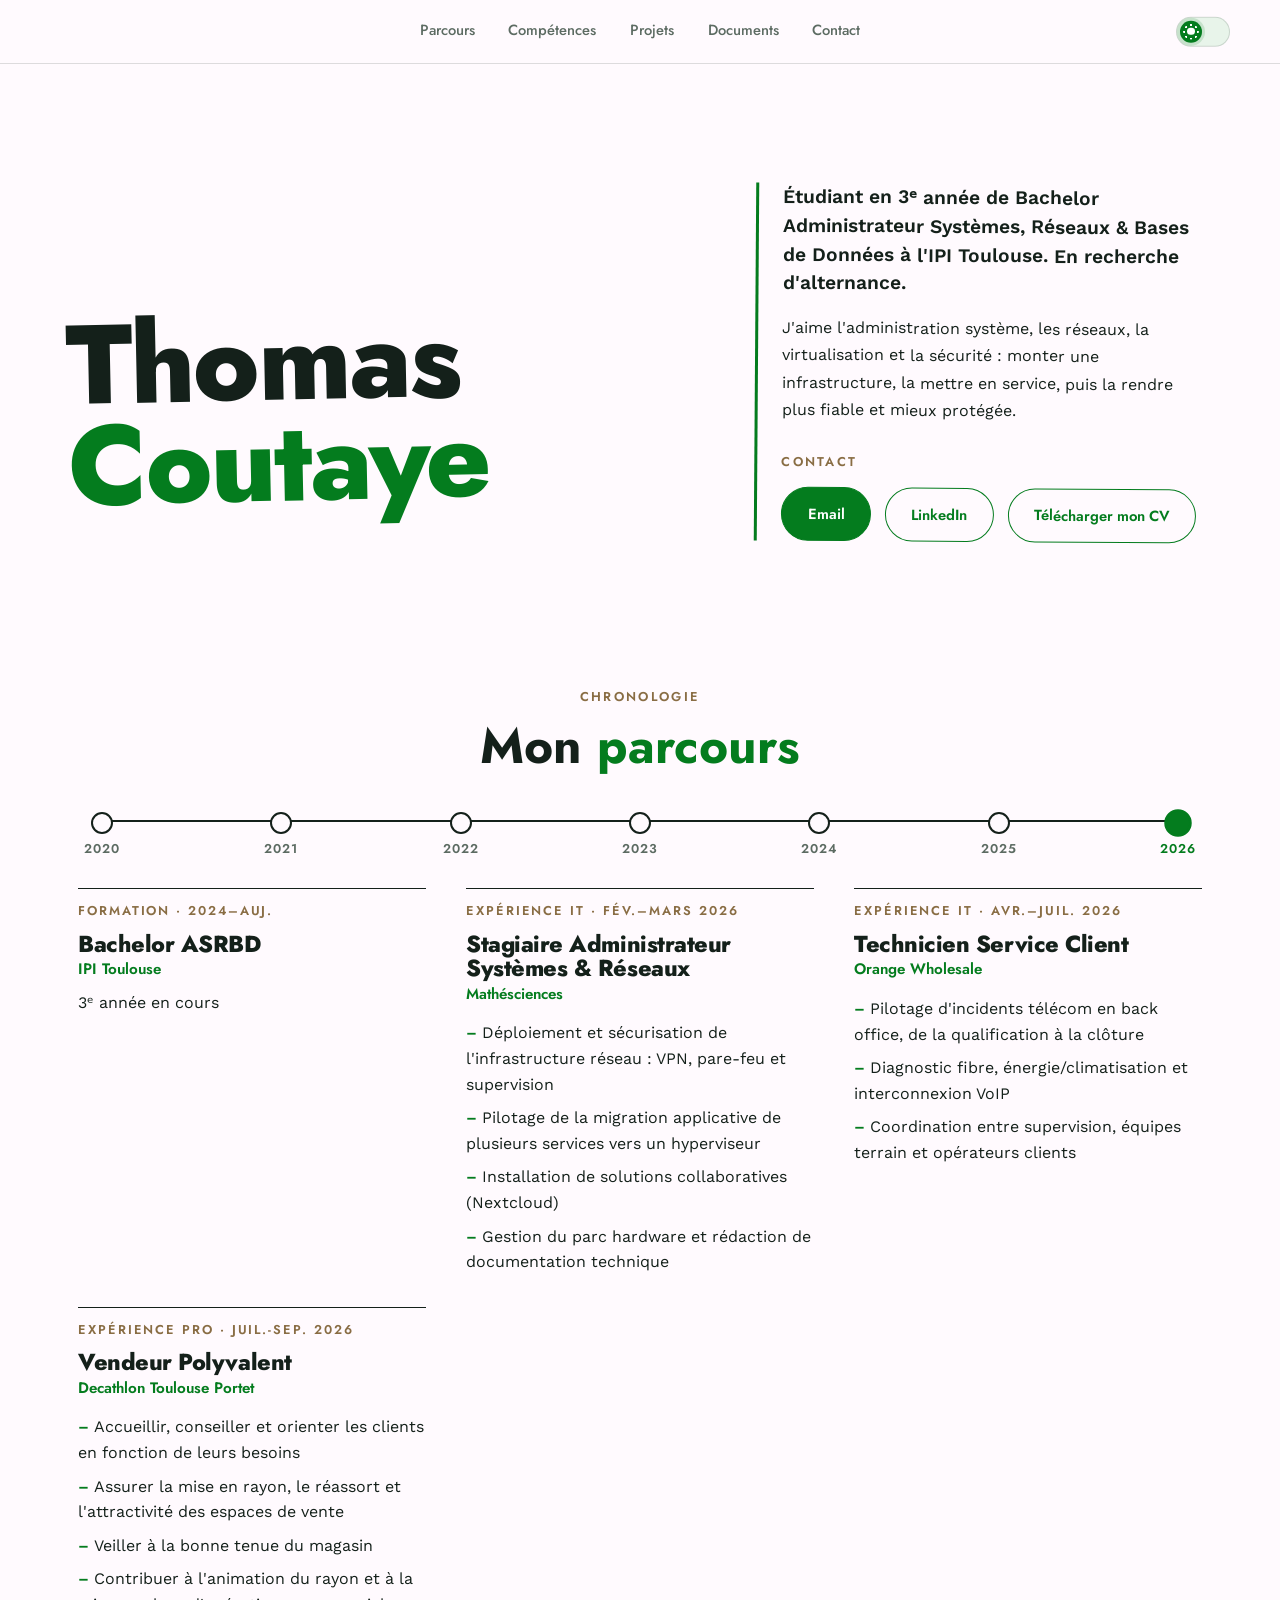
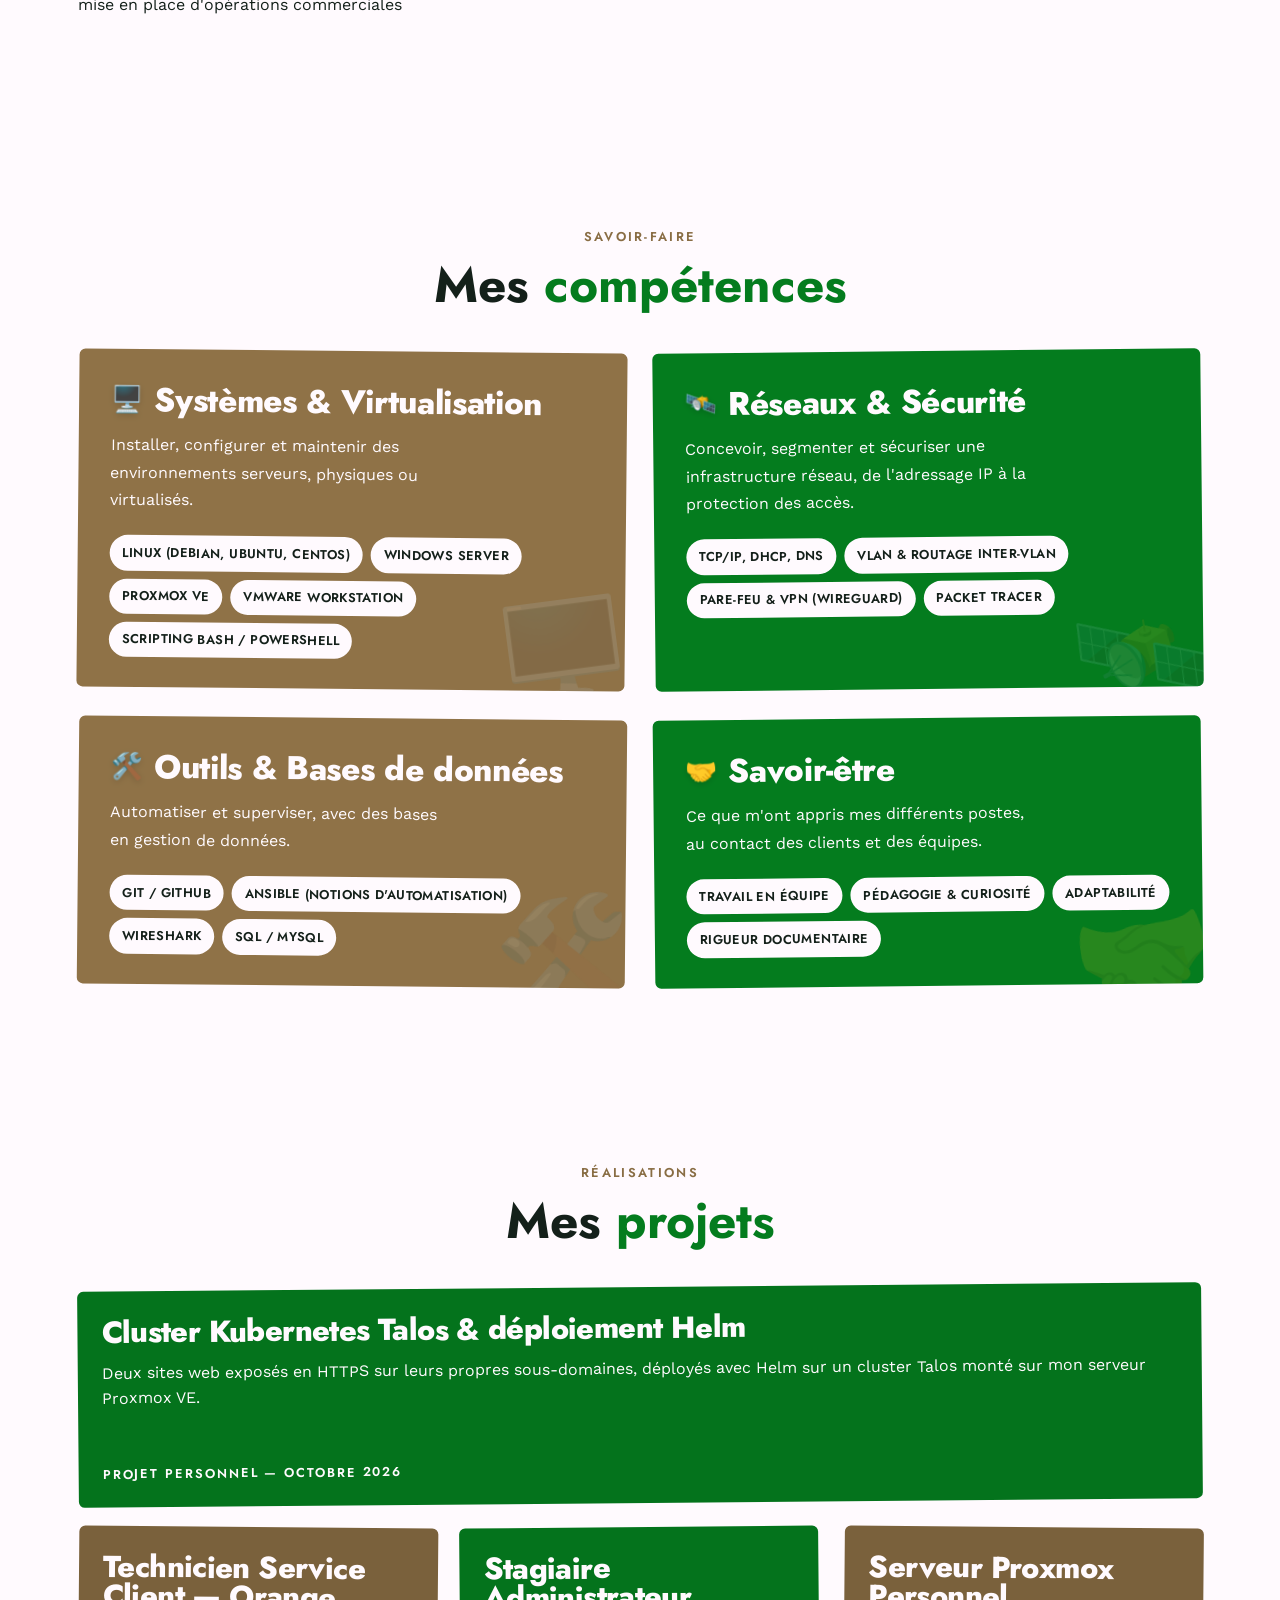
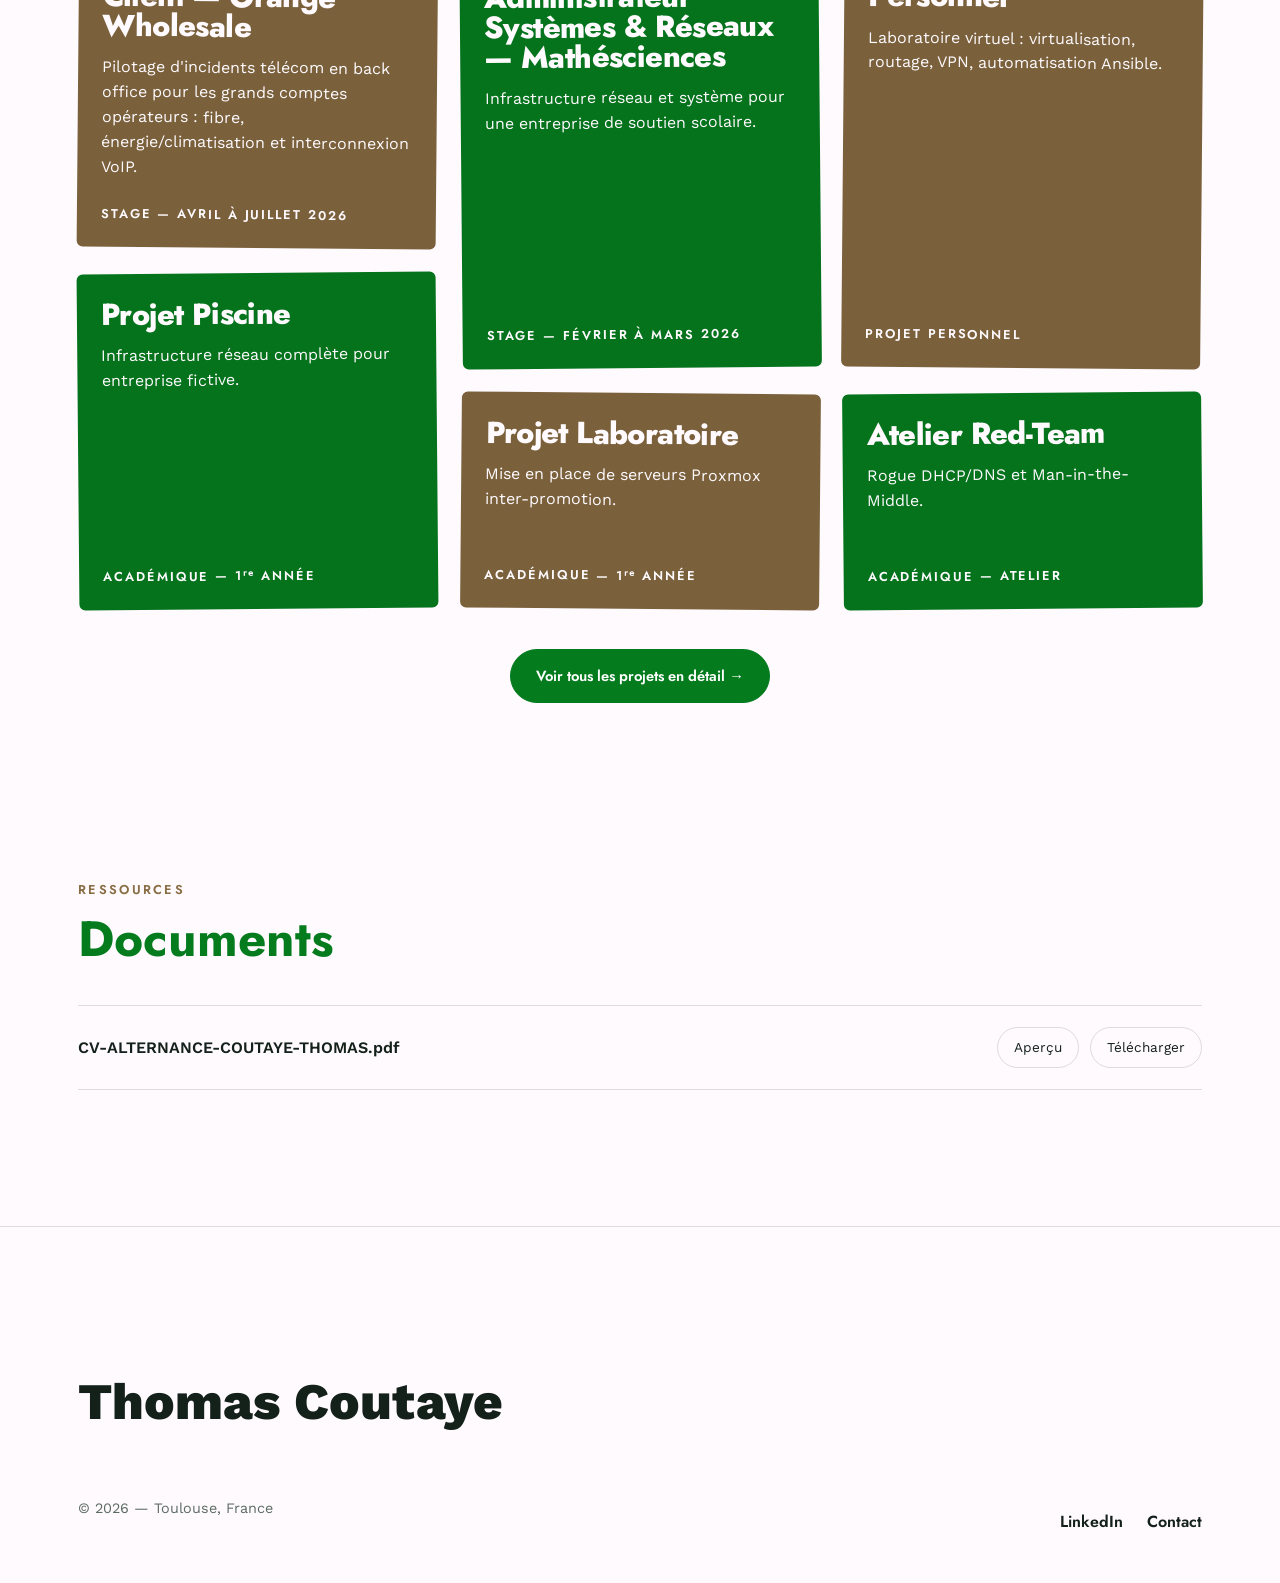
<file: index.html>
<!DOCTYPE html>
<html lang="fr">
<head>
<meta charset="UTF-8">
<meta name="viewport" content="width=device-width, initial-scale=1.0">
<meta name="description" content="Portfolio de Thomas Coutaye, administrateur systèmes et réseaux en recherche d'alternance : parcours, projets et compétences.">
<title>Thomas Coutaye — Portfolio</title>
<link rel="icon" href="data:,">
<link rel="preconnect" href="https://fonts.googleapis.com">
<link rel="preconnect" href="https://fonts.gstatic.com" crossorigin>
<link rel="stylesheet" href="https://fonts.googleapis.com/css2?family=Jost:wght@400;500;600;700;800&amp;family=Work+Sans:wght@400;500;600&amp;display=swap">
<link rel="stylesheet" href="stylesheet.css">
<script>var t;try{t=localStorage.getItem("theme")}catch(e){}document.documentElement.dataset.theme=t||(matchMedia("(prefers-color-scheme: dark)").matches?"dark":"light");document.documentElement.classList.add("js")</script>
</head>
<body>

<header class="nav">
  <div class="wrap nav-inner">
    <button class="burger" id="burger" aria-label="Ouvrir le menu" aria-expanded="false" aria-controls="nav-links">≡</button>
    <nav class="links" id="nav-links">
      <a href="#parcours">Parcours</a>
      <a href="#skills">Compétences</a>
      <a href="#projects">Projets</a>
      <a href="#documents">Documents</a>
      <a href="#contact">Contact</a>
    </nav>
    <button class="theme-toggle" id="theme-toggle" type="button" aria-label="Mode sombre"><span class="theme-toggle-knob"></span></button>
  </div>
</header>

<main>

<section id="hero" class="hero">
  <div class="wrap hero-grid">
    <h1 class="hero-title">Thomas<span class="line2">Coutaye</span></h1>
    <div class="hero-side">
      <p class="hero-subtitle">Étudiant en 3ᵉ année de Bachelor Administrateur Systèmes, Réseaux &amp; Bases de Données à l'IPI Toulouse. En recherche d'alternance.</p>
      <p class="hero-about">J'aime l'administration système, les réseaux, la virtualisation et la sécurité : monter une infrastructure, la mettre en service, puis la rendre plus fiable et mieux protégée.</p>
      <div class="hero-contact-inline" id="contact">
        <p class="eyebrow">Contact</p>
        <div class="hero-actions">
          <a href="mailto:thomas.coutaye@edu.igensia.com" class="btn btn-solid">Email</a>
          <a href="https://www.linkedin.com/in/thomas-coutaye-84a8301b1/" target="_blank" rel="noopener noreferrer" class="btn">LinkedIn</a>
          <a href="CV-ALTERNANCE-COUTAYE-THOMAS.pdf" download class="btn">Télécharger mon CV</a>
        </div>
      </div>
    </div>
  </div>
</section>

<section id="parcours" class="reveal">
  <div class="wrap">
    <p class="eyebrow">Chronologie</p>
    <h2 class="section-title">Mon <em>parcours</em></h2>

    <div class="timeline-rail"></div>
    <ol class="timeline">
      <li data-year="2020">
        <div class="poster-entry">
          <p class="poster-meta">Formation · 2020</p>
          <h3 class="poster-title">Baccalauréat Scientifique</h3>
          <p class="parcours-desc">Mention Assez Bien, Mention Européenne Anglais.</p>
        </div>
      </li>
      <li data-year="2021">
        <div class="poster-entry">
          <p class="poster-meta">Expérience pro · 2021–22</p>
          <h3 class="poster-title">Vendeur Polyvalent<span class="visually-hidden"> — </span><span class="poster-org">Decathlon Réunion</span></h3>
          <ul class="parcours-points">
            <li>Accueillir, conseiller et orienter les clients en fonction de leurs besoins</li>
            <li>Assurer la mise en rayon, le réassort et l'attractivité des espaces de vente</li>
            <li>Veiller à la bonne tenue du magasin</li>
            <li>Contribuer à l'animation du rayon et à la mise en place d'opérations commerciales</li>
          </ul>
        </div>
        <div class="poster-entry">
          <p class="poster-meta">Expérience pro · 2021 (2 mois)</p>
          <h3 class="poster-title">Intérimaire<span class="visually-hidden"> — </span><span class="poster-org">LSDM Réunion</span></h3>
          <ul class="parcours-points">
            <li>Mise en rayon dans différentes enseignes</li>
            <li>Montage de vélo</li>
          </ul>
        </div>
      </li>
      <li data-year="2022">
        <div class="poster-entry">
          <p class="poster-meta">Formation · 2022–24</p>
          <h3 class="poster-title">Graduate Développeur Front-End (à distance)</h3>
          <p class="parcours-desc">Formation non finalisée. J'y ai appris le fonctionnement d'une application web et les bases du HTML, du CSS et de JavaScript.</p>
        </div>
      </li>
      <li data-year="2023">
        <div class="poster-entry">
          <p class="poster-meta">Formation · 2022–24</p>
          <h3 class="poster-title">Graduate Développeur Front-End (à distance)</h3>
          <p class="parcours-desc">Formation non finalisée. J'y ai appris le fonctionnement d'une application web et les bases du HTML, du CSS et de JavaScript.</p>
        </div>
      </li>
      <li data-year="2024">
        <div class="poster-entry">
          <p class="poster-meta">Formation · 2024–auj.</p>
          <h3 class="poster-title">Bachelor ASRBD<span class="visually-hidden"> — </span><span class="poster-org">IPI Toulouse</span></h3>
          <p class="parcours-desc">1ʳᵉ année</p>
        </div>
        <div class="poster-entry">
          <p class="poster-meta">Formation · 2022–24</p>
          <h3 class="poster-title">Graduate Développeur Front-End (à distance)</h3>
          <p class="parcours-desc">Formation non finalisée. J'y ai appris le fonctionnement d'une application web et les bases du HTML, du CSS et de JavaScript.</p>
        </div>
        <div class="poster-entry">
          <p class="poster-meta">Expérience pro · 2024 (3 mois)</p>
          <h3 class="poster-title">Chargé d'assistance<span class="visually-hidden"> — </span><span class="poster-org">Allianz Réunion</span></h3>
          <ul class="parcours-points">
            <li>Informer et conseiller les clients sur leurs garanties, leurs droits et les procédures à suivre</li>
            <li>Communication claire et empathique avec les clients</li>
            <li>Organisation et prise de notes des appels reçus</li>
            <li>Maîtrise des logiciels fournis</li>
          </ul>
        </div>
        <div class="poster-entry">
          <p class="poster-meta">Expérience pro · 2024 (2 mois)</p>
          <h3 class="poster-title">Barman<span class="visually-hidden"> — </span><span class="poster-org">Honey Night Club</span></h3>
          <ul class="parcours-points">
            <li>Préparation et service des boissons</li>
            <li>Gestion de la caisse et des paiements</li>
            <li>Entretien de la propreté du bar</li>
            <li>Gestion du stock et approvisionnement du bar</li>
            <li>Animer l'ambiance du bar et fidéliser la clientèle grâce à un excellent relationnel</li>
          </ul>
        </div>
      </li>
      <li data-year="2025">
        <div class="poster-entry">
          <p class="poster-meta">Formation · 2024–auj.</p>
          <h3 class="poster-title">Bachelor ASRBD<span class="visually-hidden"> — </span><span class="poster-org">IPI Toulouse</span></h3>
          <p class="parcours-desc">2ᵉ année</p>
        </div>
        <div class="poster-entry">
          <p class="poster-meta">Expérience pro · Été 2025</p>
          <h3 class="poster-title">Vendeur Polyvalent<span class="visually-hidden"> — </span><span class="poster-org">Decathlon Fenouillet</span></h3>
          <ul class="parcours-points">
            <li>Accueillir, conseiller et orienter les clients en fonction de leurs besoins</li>
            <li>Assurer la mise en rayon, le réassort et l'attractivité des espaces de vente</li>
            <li>Veiller à la bonne tenue du magasin</li>
            <li>Contribuer à l'animation du rayon et à la mise en place d'opérations commerciales</li>
          </ul>
        </div>
        <div class="poster-entry">
          <p class="poster-meta">Expérience pro · Déc. 2025</p>
          <h3 class="poster-title">Vendeur Polyvalent<span class="visually-hidden"> — </span><span class="poster-org">Decathlon Toulouse Portet</span></h3>
          <ul class="parcours-points">
            <li>Accueillir, conseiller et orienter les clients en fonction de leurs besoins</li>
            <li>Assurer la mise en rayon, le réassort et l'attractivité des espaces de vente</li>
            <li>Veiller à la bonne tenue du magasin</li>
            <li>Contribuer à l'animation du rayon et à la mise en place d'opérations commerciales</li>
          </ul>
        </div>
      </li>
      <li data-year="2026" class="is-active">
        <div class="poster-entry">
          <p class="poster-meta">Formation · 2024–auj.</p>
          <h3 class="poster-title">Bachelor ASRBD<span class="visually-hidden"> — </span><span class="poster-org">IPI Toulouse</span></h3>
          <p class="parcours-desc">3ᵉ année en cours</p>
        </div>
        <div class="poster-entry">
          <p class="poster-meta">Expérience IT · Fév.–Mars 2026</p>
          <h3 class="poster-title">Stagiaire Administrateur Systèmes &amp; Réseaux<span class="visually-hidden"> — </span><span class="poster-org">Mathésciences</span></h3>
          <ul class="parcours-points">
            <li>Déploiement et sécurisation de l'infrastructure réseau : VPN, pare-feu et supervision</li>
            <li>Pilotage de la migration applicative de plusieurs services vers un hyperviseur</li>
            <li>Installation de solutions collaboratives (Nextcloud)</li>
            <li>Gestion du parc hardware et rédaction de documentation technique</li>
          </ul>
        </div>
        <div class="poster-entry">
          <p class="poster-meta">Expérience IT · Avr.–Juil. 2026</p>
          <h3 class="poster-title">Technicien Service Client<span class="visually-hidden"> — </span><span class="poster-org">Orange Wholesale</span></h3>
          <ul class="parcours-points">
            <li>Pilotage d'incidents télécom en back office, de la qualification à la clôture</li>
            <li>Diagnostic fibre, énergie/climatisation et interconnexion VoIP</li>
            <li>Coordination entre supervision, équipes terrain et opérateurs clients</li>
          </ul>
        </div>
        <div class="poster-entry">
          <p class="poster-meta">Expérience pro · Juil.-Sep. 2026</p>
          <h3 class="poster-title">Vendeur Polyvalent<span class="visually-hidden"> — </span><span class="poster-org">Decathlon Toulouse Portet</span></h3>
          <ul class="parcours-points">
            <li>Accueillir, conseiller et orienter les clients en fonction de leurs besoins</li>
            <li>Assurer la mise en rayon, le réassort et l'attractivité des espaces de vente</li>
            <li>Veiller à la bonne tenue du magasin</li>
            <li>Contribuer à l'animation du rayon et à la mise en place d'opérations commerciales</li>
          </ul>
        </div>
      </li>
    </ol>
  </div>
</section>


<section id="skills" class="reveal">
  <div class="wrap">
    <p class="eyebrow">Savoir-faire</p>
    <h2 class="section-title">Mes <em>compétences</em></h2>
    <div class="skills-bands">

      <article class="skill-band band-brown" data-icon="🖥️">
        <div class="skill-band-head">
          <span class="skill-band-icon" aria-hidden="true">🖥️</span>
          <h3 class="skill-band-title">Systèmes &amp; Virtualisation</h3>
        </div>
        <p class="skill-band-desc">Installer, configurer et maintenir des environnements serveurs, physiques ou virtualisés.</p>
        <div class="skill-tags">
          <span class="skill-tag">Linux (Debian, Ubuntu, CentOS)</span>
          <span class="skill-tag">Windows Server</span>
          <span class="skill-tag">Proxmox VE</span>
          <span class="skill-tag">VMware Workstation</span>
          <span class="skill-tag">Scripting Bash / PowerShell</span>
        </div>
      </article>

      <article class="skill-band band-green" data-icon="🛰️">
        <div class="skill-band-head">
          <span class="skill-band-icon" aria-hidden="true">🛰️</span>
          <h3 class="skill-band-title">Réseaux &amp; Sécurité</h3>
        </div>
        <p class="skill-band-desc">Concevoir, segmenter et sécuriser une infrastructure réseau, de l'adressage IP à la protection des accès.</p>
        <div class="skill-tags">
          <span class="skill-tag">TCP/IP, DHCP, DNS</span>
          <span class="skill-tag">VLAN &amp; routage inter-VLAN</span>
          <span class="skill-tag">Pare-feu &amp; VPN (WireGuard)</span>
          <span class="skill-tag">Packet Tracer</span>
        </div>
      </article>

      <article class="skill-band band-brown" data-icon="🛠️">
        <div class="skill-band-head">
          <span class="skill-band-icon" aria-hidden="true">🛠️</span>
          <h3 class="skill-band-title">Outils &amp; Bases de données</h3>
        </div>
        <p class="skill-band-desc">Automatiser et superviser, avec des bases en gestion de données.</p>
        <div class="skill-tags">
          <span class="skill-tag">Git / GitHub</span>
          <span class="skill-tag">Ansible (notions d'automatisation)</span>
          <span class="skill-tag">Wireshark</span>
          <span class="skill-tag">SQL / MySQL</span>
        </div>
      </article>

      <article class="skill-band band-green" data-icon="🤝">
        <div class="skill-band-head">
          <span class="skill-band-icon" aria-hidden="true">🤝</span>
          <h3 class="skill-band-title">Savoir-être</h3>
        </div>
        <p class="skill-band-desc">Ce que m'ont appris mes différents postes, au contact des clients et des équipes.</p>
        <div class="skill-tags">
          <span class="skill-tag">Travail en équipe</span>
          <span class="skill-tag">Pédagogie &amp; curiosité</span>
          <span class="skill-tag">Adaptabilité</span>
          <span class="skill-tag">Rigueur documentaire</span>
        </div>
      </article>

    </div>
  </div>
</section>

<section id="projects" class="reveal">
  <div class="wrap">
    <p class="eyebrow">Réalisations</p>
    <h2 class="section-title">Mes <em>projets</em></h2>
    <ul class="project-cards">
      <li>
        <a href="projects.html#kubernetes" class="project-card">
          <h3 class="project-card-title">Cluster Kubernetes Talos &amp; déploiement Helm</h3>
          <p class="project-card-desc">Deux sites web exposés en HTTPS sur leurs propres sous-domaines, déployés avec Helm sur un cluster Talos monté sur mon serveur Proxmox VE.</p>
          <p class="project-card-meta">Projet personnel — octobre 2026</p>
        </a>
      </li>
      <li>
        <a href="projects.html#orange" class="project-card">
          <h3 class="project-card-title">Technicien Service Client — Orange Wholesale</h3>
          <p class="project-card-desc">Pilotage d'incidents télécom en back office pour les grands comptes opérateurs : fibre, énergie/climatisation et interconnexion VoIP.</p>
          <p class="project-card-meta">Stage — avril à juillet 2026</p>
        </a>
      </li>
      <li>
        <a href="projects.html#ms" class="project-card">
          <h3 class="project-card-title">Stagiaire Administrateur Systèmes &amp; Réseaux — Mathésciences</h3>
          <p class="project-card-desc">Infrastructure réseau et système pour une entreprise de soutien scolaire.</p>
          <p class="project-card-meta">Stage — février à mars 2026</p>
        </a>
      </li>
      <li>
        <a href="projects.html#proxmox" class="project-card">
          <h3 class="project-card-title">Serveur Proxmox Personnel</h3>
          <p class="project-card-desc">Laboratoire virtuel : virtualisation, routage, VPN, automatisation Ansible.</p>
          <p class="project-card-meta">Projet personnel</p>
        </a>
      </li>
      <li>
        <a href="projects.html#piscine" class="project-card">
          <h3 class="project-card-title">Projet Piscine</h3>
          <p class="project-card-desc">Infrastructure réseau complète pour entreprise fictive.</p>
          <p class="project-card-meta">Académique — 1ʳᵉ année</p>
        </a>
      </li>
      <li>
        <a href="projects.html#labo" class="project-card">
          <h3 class="project-card-title">Projet Laboratoire</h3>
          <p class="project-card-desc">Mise en place de serveurs Proxmox inter-promotion.</p>
          <p class="project-card-meta">Académique — 1ʳᵉ année</p>
        </a>
      </li>
      <li>
        <a href="projects.html#redteam" class="project-card">
          <h3 class="project-card-title">Atelier Red-Team</h3>
          <p class="project-card-desc">Rogue DHCP/DNS et Man-in-the-Middle.</p>
          <p class="project-card-meta">Académique — Atelier</p>
        </a>
      </li>
    </ul>
    <div class="view-all">
      <a href="projects.html" class="btn btn-solid">Voir tous les projets en détail →</a>
    </div>
  </div>
</section>

<section id="documents" class="reveal">
  <div class="wrap">
    <p class="eyebrow">Ressources</p>
    <h2 class="section-title"><em>Documents</em></h2>
    <div class="doc-list">
      <div class="doc-row">
        <span class="doc-name">CV-ALTERNANCE-COUTAYE-THOMAS.pdf</span>
        <div class="doc-actions">
          <button data-pdf="CV-ALTERNANCE-COUTAYE-THOMAS.pdf">Aperçu</button>
          <a href="CV-ALTERNANCE-COUTAYE-THOMAS.pdf" download>Télécharger</a>
        </div>
      </div>
    </div>
  </div>
</section>

</main>

<footer>
  <div class="wrap footer-inner">
    <div>
      <p class="footer-name">Thomas Coutaye</p>
      <p class="footer-meta">© 2026 — Toulouse, France</p>
    </div>
    <ul class="footer-links">
      <li><a href="https://www.linkedin.com/in/thomas-coutaye-84a8301b1/" target="_blank" rel="noopener noreferrer">LinkedIn</a></li>
      <li><a href="#contact">Contact</a></li>
    </ul>
  </div>
</footer>

<!-- PDF Viewer Modal -->
<div id="pdf-modal" class="modal" role="dialog" aria-modal="true" aria-labelledby="pdf-title" style="display:none; position:fixed; inset:0; z-index:2000; background:rgba(20,32,26,0.7); align-items:center; justify-content:center; padding:1.5rem;">
  <div style="background:var(--bg); border-radius:8px; max-width:900px; width:100%; max-height:85vh; overflow:hidden; position:relative; padding:1.5rem;">
    <button id="pdf-close" aria-label="Fermer" style="position:absolute; top:0.8rem; right:1rem; background:none; border:none; font-size:1.6rem; cursor:pointer; color:var(--ink-dim);">&times;</button>
    <h3 id="pdf-title" style="font-family:var(--font-display); margin-bottom:1rem;">Document</h3>
    <iframe id="pdf-viewer" src="" title="Aperçu du document" tabindex="-1" style="width:100%; height:65vh; border:1px solid var(--border); border-radius:6px;"></iframe>
  </div>
</div>

<script src="script.js"></script>
</body>
</html>
</file>
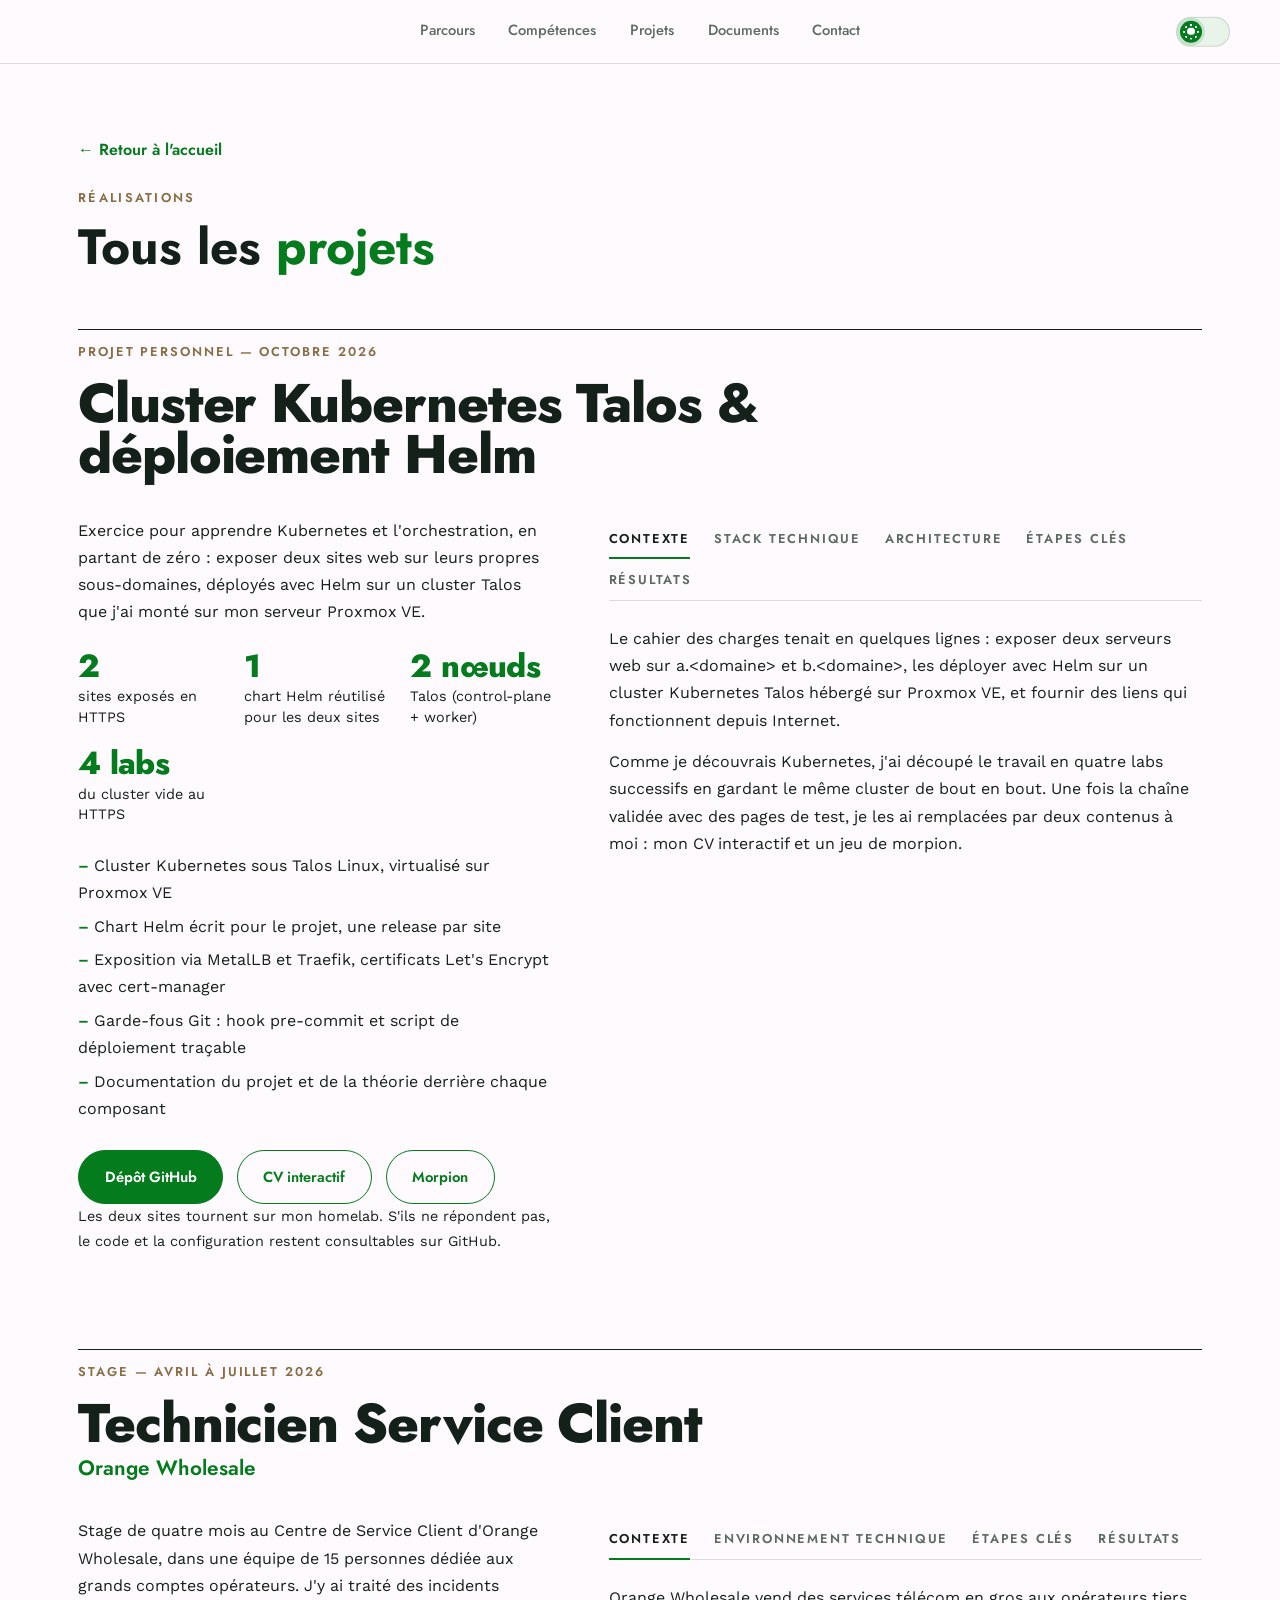
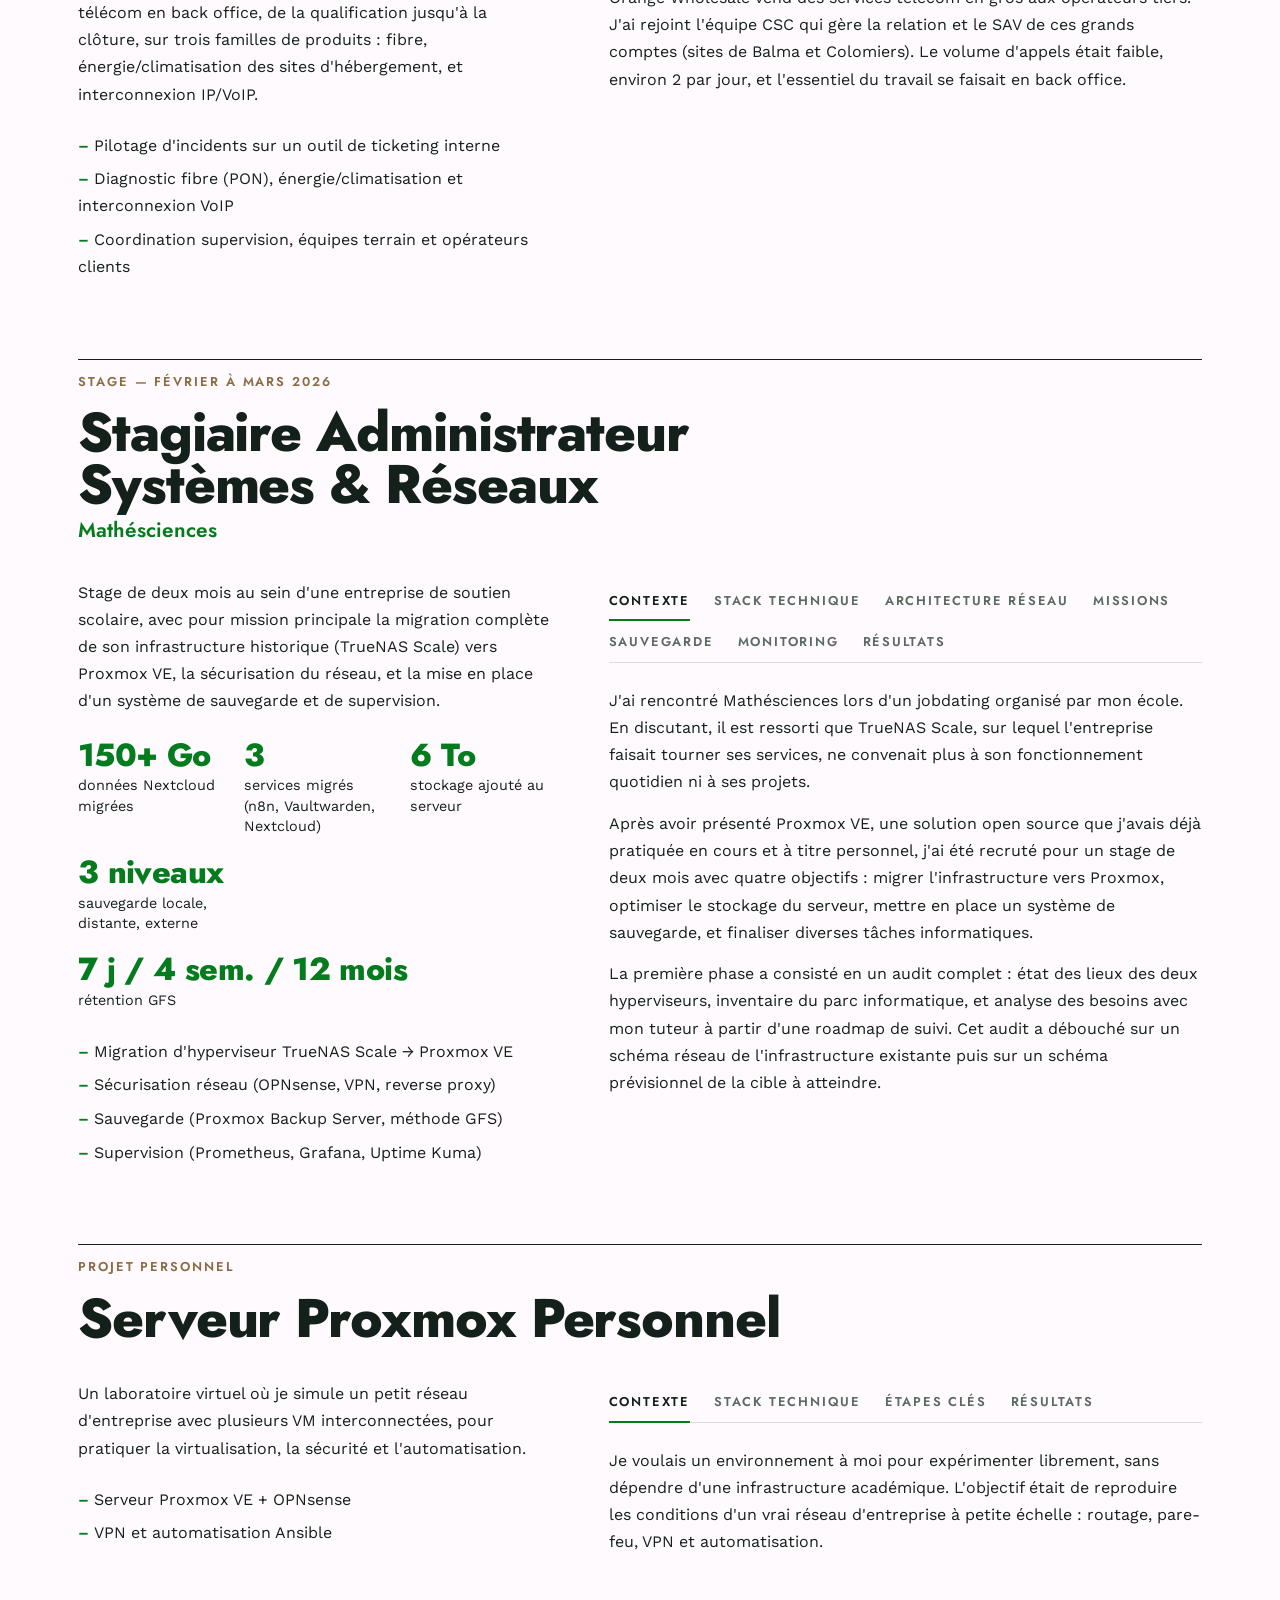
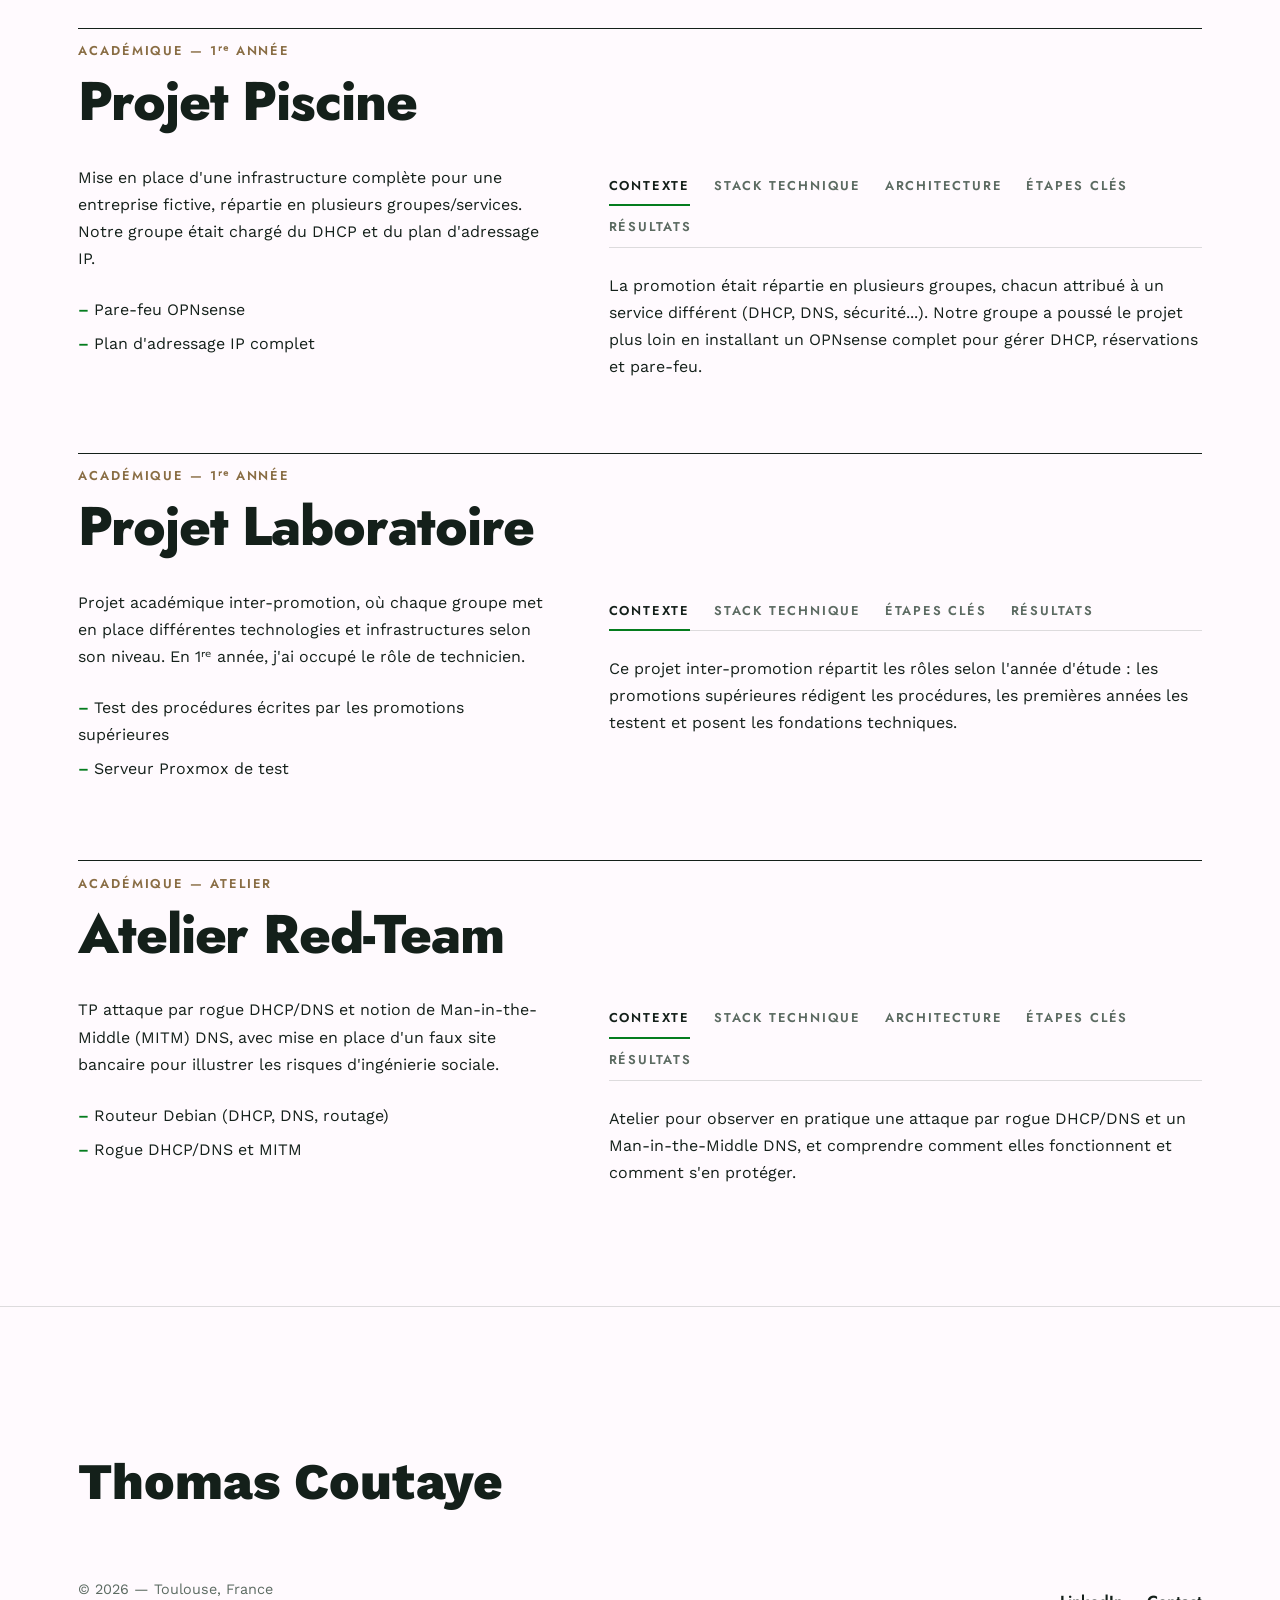
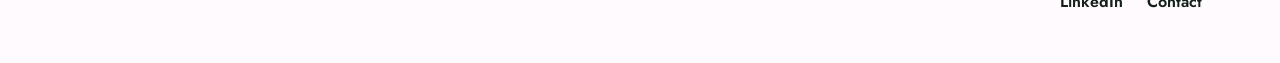
<file: projects.html>
<!DOCTYPE html>
<html lang="fr">
<head>
<meta charset="UTF-8">
<meta name="viewport" content="width=device-width, initial-scale=1.0">
<meta name="description" content="Projets de Thomas Coutaye, administrateur systèmes et réseaux en recherche d'alternance : infrastructure, réseaux, virtualisation et cybersécurité.">
<title>Projets — Thomas Coutaye</title>
<link rel="icon" href="data:,">
<link rel="preconnect" href="https://fonts.googleapis.com">
<link rel="preconnect" href="https://fonts.gstatic.com" crossorigin>
<link rel="stylesheet" href="https://fonts.googleapis.com/css2?family=Jost:wght@400;500;600;700;800&amp;family=Work+Sans:wght@400;500;600&amp;display=swap">
<link rel="stylesheet" href="stylesheet.css">
<script>var t;try{t=localStorage.getItem("theme")}catch(e){}document.documentElement.dataset.theme=t||(matchMedia("(prefers-color-scheme: dark)").matches?"dark":"light");document.documentElement.classList.add("js")</script>
</head>
<body>

<header class="nav">
  <div class="wrap nav-inner">
    <button class="burger" id="burger" aria-label="Ouvrir le menu" aria-expanded="false" aria-controls="nav-links">≡</button>
    <nav class="links" id="nav-links">
      <a href="index.html#parcours">Parcours</a>
      <a href="index.html#skills">Compétences</a>
      <a href="projects.html">Projets</a>
      <a href="index.html#documents">Documents</a>
      <a href="index.html#contact">Contact</a>
    </nav>
    <button class="theme-toggle" id="theme-toggle" type="button" aria-label="Mode sombre"><span class="theme-toggle-knob"></span></button>
  </div>
</header>

<main>

<section class="projects-detail-header">
  <div class="wrap">
    <a href="index.html" class="back-link">← Retour à l'accueil</a>
    <p class="eyebrow">Réalisations</p>
    <h1 class="section-title">Tous les <em>projets</em></h1>
  </div>
</section>

<div class="wrap">

  <!-- ============================================
       PROJET 1 — Kubernetes sur Talos (kublab01)
       ============================================ -->
  <article id="kubernetes" class="project-block poster-entry">
    <p class="poster-meta">Projet personnel — octobre 2026</p>
    <h2 class="poster-title">Cluster Kubernetes Talos &amp; déploiement Helm</h2>
    <div class="project-block-grid">
      <div class="project-block-info">
        <p>Exercice pour apprendre Kubernetes et l'orchestration, en partant de zéro : exposer deux sites web sur leurs propres sous-domaines, déployés avec Helm sur un cluster Talos que j'ai monté sur mon serveur Proxmox VE.</p>
        <ul class="key-figures" aria-label="Chiffres clés du projet">
          <li><strong class="key-figure">2</strong><span class="key-label">sites exposés en HTTPS</span></li>
          <li><strong class="key-figure">1</strong><span class="key-label">chart Helm réutilisé pour les deux sites</span></li>
          <li><strong class="key-figure">2&nbsp;nœuds</strong><span class="key-label">Talos (control-plane + worker)</span></li>
          <li><strong class="key-figure">4&nbsp;labs</strong><span class="key-label">du cluster vide au HTTPS</span></li>
        </ul>
        <ul class="project-points">
          <li>Cluster Kubernetes sous Talos Linux, virtualisé sur Proxmox VE</li>
          <li>Chart Helm écrit pour le projet, une release par site</li>
          <li>Exposition via MetalLB et Traefik, certificats Let's Encrypt avec cert-manager</li>
          <li>Garde-fous Git : hook pre-commit et script de déploiement traçable</li>
          <li>Documentation du projet et de la théorie derrière chaque composant</li>
        </ul>
        <div class="project-links">
          <a href="https://github.com/CTY-Webdesign/kublab01" class="btn btn-solid" target="_blank" rel="noopener noreferrer">Dépôt GitHub</a>
          <a href="https://cv-interactif.kublab01.duckdns.org" class="btn" target="_blank" rel="noopener noreferrer">CV interactif</a>
          <a href="https://morpion.kublab01.duckdns.org" class="btn" target="_blank" rel="noopener noreferrer">Morpion</a>
        </div>
        <p class="project-links-note">Les deux sites tournent sur mon homelab. S'ils ne répondent pas, le code et la configuration restent consultables sur GitHub.</p>
      </div>
      <div class="project-tabs">
        <section class="tab-panel" id="k8s-contexte">
          <h3 class="tab-panel-title">Contexte</h3>
          <p>Le cahier des charges tenait en quelques lignes : exposer deux serveurs web sur a.&lt;domaine&gt; et b.&lt;domaine&gt;, les déployer avec Helm sur un cluster Kubernetes Talos hébergé sur Proxmox VE, et fournir des liens qui fonctionnent depuis Internet.</p>
          <p>Comme je découvrais Kubernetes, j'ai découpé le travail en quatre labs successifs en gardant le même cluster de bout en bout. Une fois la chaîne validée avec des pages de test, je les ai remplacées par deux contenus à moi : mon CV interactif et un jeu de morpion.</p>
        </section>
        <section class="tab-panel" id="k8s-stack">
          <h3 class="tab-panel-title">Stack technique</h3>
          <ul>
            <li>Proxmox VE (hyperviseur) et Talos Linux (OS immuable dédié à Kubernetes, administré par API avec talosctl)</li>
            <li>Kubernetes : 1 nœud control-plane + 1 worker, réseau de pods Flannel</li>
            <li>Helm (chart « site » écrit pour le projet)</li>
            <li>MetalLB en mode L2 (IP fixe sur le LAN pour le service LoadBalancer)</li>
            <li>Traefik (Ingress Controller, redirection HTTP → HTTPS par Middleware)</li>
            <li>cert-manager et Let's Encrypt (challenge HTTP-01, émetteur de test puis de production)</li>
            <li>nginx en image officielle « unprivileged » (non-root)</li>
            <li>OPNsense (routeur) et DuckDNS (DNS dynamique gratuit)</li>
            <li>Bash et Git (scripts de contrôle et de déploiement, hook pre-commit)</li>
            <li>Administration depuis un conteneur LXC dédié (kubectl, helm, talosctl)</li>
          </ul>
        </section>
        <section class="tab-panel" id="k8s-architecture">
          <h3 class="tab-panel-title">Architecture</h3>
          <ul>
            <li>Une requête vers un sous-domaine kublab01.duckdns.org arrive sur OPNsense, filtrée par CrowdSec et GeoIP, puis est redirigée vers l'IP fixe que MetalLB annonce sur le LAN</li>
            <li>Traefik reçoit la requête et choisit le site selon le nom d'hôte (une ressource Ingress par site)</li>
            <li>Chaque site a un Service interne (ClusterIP) qui répartit le trafic entre 2 pods nginx</li>
            <li>Le contenu HTML/CSS/JS est embarqué dans une ConfigMap générée par le chart et monté en lecture seule</li>
            <li>cert-manager obtient les certificats via un challenge HTTP-01 et les stocke dans des Secrets lus par Traefik</li>
            <li>Les deux sites partagent un namespace dédié : tous les noms de ressources dérivent du nom de la release Helm, donc aucune collision</li>
          </ul>
        </section>
        <section class="tab-panel" id="k8s-etapes">
          <h3 class="tab-panel-title">Étapes clés</h3>
          <ol>
            <li><strong>Lab 1, cluster :</strong> création des VM Talos sur Proxmox, génération et application des configurations machine, bootstrap du control-plane, récupération du kubeconfig.</li>
            <li><strong>Lab 2, premiers objets :</strong> Pod, Deployment et Service écrits à la main, pour comprendre ce que Helm génère ensuite.</li>
            <li><strong>Lab 3, Helm et exposition :</strong> écriture du chart, deux releases, MetalLB et Traefik, NAT sur OPNsense et sous-domaines DuckDNS, puis mise en ligne du CV et du morpion.</li>
            <li><strong>Lab 4, HTTPS :</strong> installation de cert-manager, validation avec l'émetteur de test Let's Encrypt, passage en production et redirection HTTPS forcée.</li>
          </ol>
        </section>
        <section class="tab-panel" id="k8s-resultats">
          <h3 class="tab-panel-title">Résultats</h3>
          <p>Les deux sites sont en ligne en HTTPS avec un certificat Let's Encrypt valide, servis par le même chart Helm. Tout est versionné dans un dépôt public, sans aucun secret, et chaque site se redéploie en une commande.</p>
          <p>La principale difficulté a été de comprendre la structure du cluster, le rôle de chaque fichier et la manière dont les composants interagissent. Je ne maîtrise pas encore tout : ma prochaine étape est de consolider la théorie à partir de ma documentation, puis de la mettre en pratique sur un nouveau projet.</p>
        </section>
      </div>
    </div>
  </article>

  <!-- ============================================
       PROJET 2 — Stage Orange Wholesale
       ============================================ -->
  <article id="orange" class="project-block poster-entry">
    <p class="poster-meta">Stage — avril à juillet 2026</p>
    <h2 class="poster-title">Technicien Service Client<span class="visually-hidden"> — </span><span class="poster-org">Orange Wholesale</span></h2>
    <div class="project-block-grid">
      <div class="project-block-info">
        <p>Stage de quatre mois au Centre de Service Client d'Orange Wholesale, dans une équipe de 15 personnes dédiée aux grands comptes opérateurs. J'y ai traité des incidents télécom en back office, de la qualification jusqu'à la clôture, sur trois familles de produits : fibre, énergie/climatisation des sites d'hébergement, et interconnexion IP/VoIP.</p>
        <ul class="project-points">
          <li>Pilotage d'incidents sur un outil de ticketing interne</li>
          <li>Diagnostic fibre (PON), énergie/climatisation et interconnexion VoIP</li>
          <li>Coordination supervision, équipes terrain et opérateurs clients</li>
        </ul>
      </div>
      <div class="project-tabs">
        <section class="tab-panel" id="orange-contexte">
          <h3 class="tab-panel-title">Contexte</h3>
          <p>Orange Wholesale vend des services télécom en gros aux opérateurs tiers. J'ai rejoint l'équipe CSC qui gère la relation et le SAV de ces grands comptes (sites de Balma et Colomiers). Le volume d'appels était faible, environ 2 par jour, et l'essentiel du travail se faisait en back office.</p>
        </section>
        <section class="tab-panel" id="orange-environnement">
          <h3 class="tab-panel-title">Environnement technique</h3>
          <ul>
            <li>Outil interne de ticketing et de pilotage des incidents</li>
            <li>Outil de visualisation du parcours optique, du NRO au PTO, avec la position des coupleurs sur le point de mutualisation</li>
            <li>Outils de traçage d'appel, de supervision réseau IP et de vérification de la portabilité des numéros</li>
          </ul>
        </section>
        <section class="tab-panel" id="orange-etapes">
          <h3 class="tab-panel-title">Étapes clés</h3>
          <ol>
            <li><strong>Accueil :</strong> qualification, vérification des pièces et données, priorisation P1/P2/P3.</li>
            <li><strong>ACQ :</strong> acquittement et sollicitation de la supervision. Pour les incidents énergie, un ticket Ressource « père » est créé et rattaché au ticket Produit « fils ».</li>
            <li><strong>DPR :</strong> obtention et communication d'une date prévue de rétablissement.</li>
            <li><strong>CRI :</strong> compte rendu d'intervention du partenaire terrain, puis validation du rétablissement avec l'opérateur.</li>
            <li><strong>Clôture :</strong> imputation et complément interne.</li>
          </ol>
        </section>
        <section class="tab-panel" id="orange-resultats">
          <h3 class="tab-panel-title">Résultats</h3>
          <ul>
            <li>Prise en charge autonome de tickets de bout en bout, sur trois produits aux logiques très différentes : physique (fibre, énergie) et logique (sessions VoIP)</li>
            <li>Distinction entre défauts physiques (coupure, coupure intermittente) et défauts logiques (perte d'appels sur une interconnexion)</li>
            <li>Communication adaptée à l'interlocuteur et au niveau d'urgence, avec relance et escalade quand c'est nécessaire</li>
          </ul>
        </section>
      </div>
    </div>
  </article>

  <!-- ============================================
       PROJET 3 — Stage Mathésciences
       ============================================ -->
  <article id="ms" class="project-block poster-entry">
    <p class="poster-meta">Stage — février à mars 2026</p>
    <h2 class="poster-title">Stagiaire Administrateur Systèmes &amp; Réseaux<span class="visually-hidden"> — </span><span class="poster-org">Mathésciences</span></h2>
    <div class="project-block-grid">
      <div class="project-block-info">
        <p>Stage de deux mois au sein d'une entreprise de soutien scolaire, avec pour mission principale la migration complète de son infrastructure historique (TrueNAS Scale) vers Proxmox VE, la sécurisation du réseau, et la mise en place d'un système de sauvegarde et de supervision.</p>
        <ul class="key-figures" aria-label="Chiffres clés du stage">
          <li><strong class="key-figure">150+&nbsp;Go</strong><span class="key-label">données Nextcloud migrées</span></li>
          <li><strong class="key-figure">3</strong><span class="key-label">services migrés (n8n, Vaultwarden, Nextcloud)</span></li>
          <li><strong class="key-figure">6&nbsp;To</strong><span class="key-label">stockage ajouté au serveur</span></li>
          <li><strong class="key-figure">3&nbsp;niveaux</strong><span class="key-label">sauvegarde locale, distante, externe</span></li>
          <li class="key-figures-wide"><strong class="key-figure">7&nbsp;j / 4&nbsp;sem. / 12&nbsp;mois</strong><span class="key-label">rétention GFS</span></li>
        </ul>
        <ul class="project-points">
          <li>Migration d'hyperviseur TrueNAS Scale → Proxmox VE</li>
          <li>Sécurisation réseau (OPNsense, VPN, reverse proxy)</li>
          <li>Sauvegarde (Proxmox Backup Server, méthode GFS)</li>
          <li>Supervision (Prometheus, Grafana, Uptime Kuma)</li>
        </ul>
      </div>
      <div class="project-tabs">
        <section class="tab-panel" id="ms-contexte">
          <h3 class="tab-panel-title">Contexte</h3>
          <p>J'ai rencontré Mathésciences lors d'un jobdating organisé par mon école. En discutant, il est ressorti que TrueNAS Scale, sur lequel l'entreprise faisait tourner ses services, ne convenait plus à son fonctionnement quotidien ni à ses projets.</p>
          <p>Après avoir présenté Proxmox VE, une solution open source que j'avais déjà pratiquée en cours et à titre personnel, j'ai été recruté pour un stage de deux mois avec quatre objectifs : migrer l'infrastructure vers Proxmox, optimiser le stockage du serveur, mettre en place un système de sauvegarde, et finaliser diverses tâches informatiques.</p>
          <p>La première phase a consisté en un audit complet : état des lieux des deux hyperviseurs, inventaire du parc informatique, et analyse des besoins avec mon tuteur à partir d'une roadmap de suivi. Cet audit a débouché sur un schéma réseau de l'infrastructure existante puis sur un schéma prévisionnel de la cible à atteindre.</p>
          <!-- SCHEMA: emplacement pour le schéma réseau initial / prévisionnel, anonymisé -->
        </section>
        <section class="tab-panel" id="ms-stack">
          <h3 class="tab-panel-title">Stack technique</h3>
          <ul>
            <li>Proxmox VE (hyperviseur cible) et Proxmox Backup Server (sauvegarde)</li>
            <li>OPNsense (pare-feu / routage inter-VLAN)</li>
            <li>Wireguard (VPN d'administration, en conteneur LXC dédié)</li>
            <li>Nginx Proxy Manager (reverse proxy, certificats Let's Encrypt automatiques)</li>
            <li>Docker Compose (déploiement de n8n, Vaultwarden)</li>
            <li>Nextcloud AIO (VM Debian dédiée)</li>
            <li>Traefik (exposition sécurisée de Vaultwarden) et MariaDB/MySQL</li>
            <li>Prometheus, Node Exporter et Grafana (métriques et visualisation)</li>
            <li>Uptime Kuma + bot Telegram (alerting de disponibilité)</li>
            <li>Scripting Bash pour l'automatisation (montage disque, déploiement Node Exporter)</li>
          </ul>
        </section>
        <section class="tab-panel" id="ms-architecture">
          <h3 class="tab-panel-title">Architecture réseau</h3>
          <ul>
            <li>Réseau de production isolé du réseau principal via une VM OPNsense</li>
            <li>Réseau de laboratoire séparé pour tester avant mise en production</li>
            <li>Port forwarding + réservations DHCP → IP/ports réels masqués, surface d'exposition réduite</li>
            <li>VPN Wireguard dans un conteneur LXC dédié, séparé d'OPNsense pour ne pas le surcharger</li>
            <li>Reverse proxy (Nginx Proxy Manager) : un sous-domaine par service, SSL auto via Let's Encrypt</li>
            <li>Double redirection de port (box → OPNsense → conteneur) pour rendre VPN et reverse proxy accessibles</li>
          </ul>
          <!-- SCHEMA: emplacement pour le schéma réseau final (VLAN prod/labo, VPN, reverse proxy), anonymisé -->
        </section>
        <section class="tab-panel" id="ms-missions">
          <h3 class="tab-panel-title">Missions</h3>
          <ul>
            <li><strong>Stockage :</strong> disque 6 To installé à froid, script Bash (GPT + ext4), intégré à Proxmox</li>
            <li><strong>Réseau/sécurité :</strong> déploiement d'OPNsense, du VPN et du reverse proxy</li>
            <li><strong>Migration n8n :</strong> export JSON via shell du conteneur → SSH → redéploiement en LXC (Docker Compose)</li>
            <li><strong>Migration Vaultwarden :</strong> export/import du coffre JSON, nouveau conteneur (Traefik + MariaDB)</li>
            <li><strong>Migration Nextcloud :</strong> 150+ Go transférés (SFTP), VM dédiée, hardening, politique de mots de passe, customisation</li>
          </ul>
        </section>
        <section class="tab-panel" id="ms-sauvegarde">
          <h3 class="tab-panel-title">Sauvegarde</h3>
          <ul>
            <li>Ancien serveur reconverti en serveur de sauvegarde dédié (site distant)</li>
            <li>Proxmox Backup Server (PBS), compatible nativement avec Proxmox VE</li>
            <li>3 niveaux : sauvegarde locale + sauvegarde distante (PBS) + support externe</li>
            <li>LVM créé pour exploiter tout le stockage disponible en datastore</li>
            <li>Tunnel Wireguard dédié entre l'hyperviseur et le PBS (sites distants)</li>
            <li>Politique GFS : quotidien (7j) → hebdomadaire (4 sem.) → mensuel (12 mois)</li>
          </ul>
        </section>
        <section class="tab-panel" id="ms-monitoring">
          <h3 class="tab-panel-title">Monitoring</h3>
          <ul>
            <li>Un conteneur dédié regroupe tous les outils de supervision</li>
            <li><strong>Prometheus :</strong> collecte des métriques</li>
            <li><strong>Node Exporter :</strong> agent sur chaque machine, expose les métriques (CPU/RAM/disque/réseau) que Prometheus vient interroger</li>
            <li><strong>Grafana :</strong> visualisation via dashboards communautaires</li>
            <li><strong>Uptime Kuma :</strong> sondes HTTPS/IP pour la disponibilité des services</li>
            <li>Alertes envoyées en temps réel via un bot Telegram dédié</li>
          </ul>
        </section>
        <section class="tab-panel" id="ms-resultats">
          <h3 class="tab-panel-title">Résultats</h3>
          <p>Les objectifs sont atteints : les services critiques sont migrés (Nextcloud en tête), le réseau est sécurisé, la sauvegarde fonctionne sur trois niveaux et la supervision est en place. Les administrateurs sont désormais alertés dès qu'un service tombe.</p>
          <p>Ce stage m'a confirmé mon attrait pour l'administration systèmes et réseaux et m'a donné envie d'approfondir une voie DevOps. Hors technique, le plus difficile a été la gestion de projet et la communication à distance avec mon tuteur, à l'étranger pendant une partie du stage.</p>
          <p>Je dois encore progresser en gestion de projet et en documentation technique, et j'y travaille depuis.</p>
        </section>
      </div>
    </div>
  </article>

  <!-- ============================================
       PROJET 4 — Serveur Proxmox Personnel
       ============================================ -->
  <article id="proxmox" class="project-block poster-entry">
    <p class="poster-meta">Projet personnel</p>
    <h2 class="poster-title">Serveur Proxmox Personnel</h2>
    <div class="project-block-grid">
      <div class="project-block-info">
        <p>Un laboratoire virtuel où je simule un petit réseau d'entreprise avec plusieurs VM interconnectées, pour pratiquer la virtualisation, la sécurité et l'automatisation.</p>
        <ul class="project-points">
          <li>Serveur Proxmox VE + OPNsense</li>
          <li>VPN et automatisation Ansible</li>
        </ul>
      </div>
      <div class="project-tabs">
        <section class="tab-panel" id="proxmox-contexte">
          <h3 class="tab-panel-title">Contexte</h3>
          <p>Je voulais un environnement à moi pour expérimenter librement, sans dépendre d'une infrastructure académique. L'objectif était de reproduire les conditions d'un vrai réseau d'entreprise à petite échelle : routage, pare-feu, VPN et automatisation.</p>
        </section>
        <section class="tab-panel" id="proxmox-stack">
          <h3 class="tab-panel-title">Stack technique</h3>
          <ul>
            <li>Proxmox VE (hyperviseur)</li>
            <li>OPNsense (routeur / pare-feu)</li>
            <li>VPN pour accès distant sécurisé</li>
            <li>Ansible (automatisation)</li>
          </ul>
        </section>
        <section class="tab-panel" id="proxmox-etapes">
          <h3 class="tab-panel-title">Étapes clés</h3>
          <ol>
            <li>Installation et configuration du serveur Proxmox VE</li>
            <li>Déploiement et administration d'OPNsense</li>
            <li>Mise en place du VPN pour l'accès distant</li>
            <li>Écriture de playbooks Ansible pour automatiser le déploiement</li>
            <li>Gestion du DHCP et des réservations IP</li>
          </ol>
        </section>
        <section class="tab-panel" id="proxmox-resultats">
          <h3 class="tab-panel-title">Résultats</h3>
          <p>Je sais administrer un hyperviseur, configurer un pare-feu et automatiser des tâches réseau récurrentes.</p>
        </section>
      </div>
    </div>
  </article>

  <!-- ============================================
       PROJET 5 — Projet Piscine
       ============================================ -->
  <article id="piscine" class="project-block poster-entry">
    <p class="poster-meta">Académique — 1ʳᵉ année</p>
    <h2 class="poster-title">Projet Piscine</h2>
    <div class="project-block-grid">
      <div class="project-block-info">
        <p>Mise en place d'une infrastructure complète pour une entreprise fictive, répartie en plusieurs groupes/services. Notre groupe était chargé du DHCP et du plan d'adressage IP.</p>
        <ul class="project-points">
          <li>Pare-feu OPNsense</li>
          <li>Plan d'adressage IP complet</li>
        </ul>
      </div>
      <div class="project-tabs">
        <section class="tab-panel" id="piscine-contexte">
          <h3 class="tab-panel-title">Contexte</h3>
          <p>La promotion était répartie en plusieurs groupes, chacun attribué à un service différent (DHCP, DNS, sécurité...). Notre groupe a poussé le projet plus loin en installant un OPNsense complet pour gérer DHCP, réservations et pare-feu.</p>
        </section>
        <section class="tab-panel" id="piscine-stack">
          <h3 class="tab-panel-title">Stack technique</h3>
          <ul>
            <li>OPNsense (pare-feu)</li>
            <li>Serveur DHCP multi-zones</li>
          </ul>
        </section>
        <section class="tab-panel" id="piscine-architecture">
          <h3 class="tab-panel-title">Architecture</h3>
          <p>Conception d'un plan d'adressage pour l'ensemble de l'infrastructure, avec segmentation réseau par service et règles de pare-feu dédiées à chaque sous-réseau.</p>
        </section>
        <section class="tab-panel" id="piscine-etapes">
          <h3 class="tab-panel-title">Étapes clés</h3>
          <ol>
            <li>Installation et configuration du pare-feu OPNsense</li>
            <li>Conception du plan d'adressage IP</li>
            <li>Configuration du serveur DHCP avec zones multiples</li>
            <li>Configuration des règles de pare-feu par sous-réseau</li>
            <li>Segmentation réseau selon les besoins de l'entreprise</li>
          </ol>
        </section>
        <section class="tab-panel" id="piscine-resultats">
          <h3 class="tab-panel-title">Résultats</h3>
          <p>Conception d'un plan d'adressage cohérent à l'échelle d'une infrastructure, et administration d'un pare-feu en environnement multi-services.</p>
        </section>
      </div>
    </div>
  </article>

  <!-- ============================================
       PROJET 6 — Projet Laboratoire
       ============================================ -->
  <article id="labo" class="project-block poster-entry">
    <p class="poster-meta">Académique — 1ʳᵉ année</p>
    <h2 class="poster-title">Projet Laboratoire</h2>
    <div class="project-block-grid">
      <div class="project-block-info">
        <p>Projet académique inter-promotion, où chaque groupe met en place différentes technologies et infrastructures selon son niveau. En 1ʳᵉ année, j'ai occupé le rôle de technicien.</p>
        <ul class="project-points">
          <li>Test des procédures écrites par les promotions supérieures</li>
          <li>Serveur Proxmox de test</li>
        </ul>
      </div>
      <div class="project-tabs">
        <section class="tab-panel" id="labo-contexte">
          <h3 class="tab-panel-title">Contexte</h3>
          <p>Ce projet inter-promotion répartit les rôles selon l'année d'étude : les promotions supérieures rédigent les procédures, les premières années les testent et posent les fondations techniques.</p>
        </section>
        <section class="tab-panel" id="labo-stack">
          <h3 class="tab-panel-title">Stack technique</h3>
          <ul>
            <li>Proxmox VE</li>
            <li>Virtualisation imbriquée (nested virtualization)</li>
          </ul>
        </section>
        <section class="tab-panel" id="labo-etapes">
          <h3 class="tab-panel-title">Étapes clés</h3>
          <ol>
            <li>Test et validation des procédures écrites par les promotions supérieures</li>
            <li>Mise en place d'un serveur Proxmox de test</li>
            <li>Création et configuration de machines virtuelles</li>
            <li>Tests de virtualisation imbriquée</li>
            <li>Documentation des résultats et problèmes rencontrés</li>
          </ol>
        </section>
        <section class="tab-panel" id="labo-resultats">
          <h3 class="tab-panel-title">Résultats</h3>
          <p>J'ai appris à tester et valider des procédures écrites par d'autres et à documenter mes résultats. C'était aussi mes premiers pas dans l'administration d'un hyperviseur.</p>
        </section>
      </div>
    </div>
  </article>

  <!-- ============================================
       PROJET 7 — Atelier Red-Team
       ============================================ -->
  <article id="redteam" class="project-block poster-entry">
    <p class="poster-meta">Académique — Atelier</p>
    <h2 class="poster-title">Atelier Red-Team</h2>
    <div class="project-block-grid">
      <div class="project-block-info">
        <p>TP attaque par rogue DHCP/DNS et notion de Man-in-the-Middle (MITM) DNS, avec mise en place d'un faux site bancaire pour illustrer les risques d'ingénierie sociale.</p>
        <ul class="project-points">
          <li>Routeur Debian (DHCP, DNS, routage)</li>
          <li>Rogue DHCP/DNS et MITM</li>
        </ul>
      </div>
      <div class="project-tabs">
        <section class="tab-panel" id="redteam-contexte">
          <h3 class="tab-panel-title">Contexte</h3>
          <p>Atelier pour observer en pratique une attaque par rogue DHCP/DNS et un Man-in-the-Middle DNS, et comprendre comment elles fonctionnent et comment s'en protéger.</p>
        </section>
        <section class="tab-panel" id="redteam-stack">
          <h3 class="tab-panel-title">Stack technique</h3>
          <ul>
            <li>Routeur Debian (DHCP, DNS, routage)</li>
            <li>VMware Workstation</li>
            <li>Apache (faux site bancaire)</li>
          </ul>
        </section>
        <section class="tab-panel" id="redteam-architecture">
          <h3 class="tab-panel-title">Architecture</h3>
          <p>Deux VMnet distinctes sous VMware Workstation : une VMnet isolée pour la machine malveillante, et une VMnet8 en NAT pour observer les échanges avec la machine cible.</p>
        </section>
        <section class="tab-panel" id="redteam-etapes">
          <h3 class="tab-panel-title">Étapes clés</h3>
          <ol>
            <li>Déploiement et configuration du routeur Debian légitime</li>
            <li>Conception des VMnet (isolée ↔ VMnet8 NAT)</li>
            <li>Installation d'un faux routeur DHCP/DNS sur la machine malveillante</li>
            <li>Création d'un faux site bancaire avec Apache</li>
            <li>Observation de la communication, de l'attaque et des contre-mesures</li>
          </ol>
        </section>
        <section class="tab-panel" id="redteam-resultats">
          <h3 class="tab-panel-title">Résultats</h3>
          <p>J'ai compris concrètement le fonctionnement des attaques MITM et rogue DHCP/DNS, et les risques d'ingénierie sociale pour l'utilisateur final.</p>
        </section>
      </div>
    </div>
  </article>

</div>

</main>

<footer>
  <div class="wrap footer-inner">
    <div>
      <p class="footer-name">Thomas Coutaye</p>
      <p class="footer-meta">© 2026 — Toulouse, France</p>
    </div>
    <ul class="footer-links">
      <li><a href="https://www.linkedin.com/in/thomas-coutaye-84a8301b1/" target="_blank" rel="noopener noreferrer">LinkedIn</a></li>
      <li><a href="index.html#contact">Contact</a></li>
    </ul>
  </div>
</footer>

<script src="script.js"></script>
</body>
</html>
</file>
<file: stylesheet.css>
/* ============================================
   THOMAS COUTAYE — PORTFOLIO
   Direction « affiche typographique » (vert #047c1e, brun #8f7247, fond #fffafe)
   ============================================ */

:root{
  --bg:#fffafe;
  --green:#047c1e;
  --green-dark:#035c16;
  --green-tint:#e8f4ea;
  --brown:#8f7247;
  --brown-tint:#f1ebe1;
  /* variantes assombries : contraste ≥ 4,5:1 (petit texte brun sur fond, texte crème sur aplats) */
  --brown-text:#896d44;
  --card-green:#04731c;
  --card-brown:#7a613c;
  --ink:#14201a;
  --ink-dim:#5c6b62;
  --border:rgba(20,32,26,0.14);
  --font-display:'Jost', sans-serif;
  --font-body:'Work Sans', sans-serif;
  --radius:6px;
  --on-card:#fffafe; /* texte crème sur aplats vert/brun, identique dans les deux thèmes */
  --on-green:#fff;
  --nav-bg:rgba(255,250,254,0.92);
  color-scheme:light;
}

/* data-theme est posé dans le <head> (choix enregistré, sinon préférence système).
   shortcut: sans JS, le site reste en clair ; ajouter un @media prefers-color-scheme si ça compte */
:root[data-theme="dark"]{
  --bg:#111a15;
  --green:#5ccf78;
  --green-dark:#7fdc95;
  --brown-text:#c9a877;
  --ink:#eef2ee;
  --ink-dim:#a6b3ab;
  --border:rgba(238,242,238,0.16);
  --on-green:#111a15;
  --nav-bg:rgba(17,26,21,0.92);
  color-scheme:dark;
}

*{box-sizing:border-box;}
html{scroll-behavior:smooth;}
body{
  margin:0;
  background:var(--bg);
  color:var(--ink);
  font-family:var(--font-body);
  line-height:1.7;
  font-size:16px;
  -webkit-font-smoothing:antialiased;
  overflow-x:hidden;
}
a{color:inherit;}
img{max-width:100%; display:block;}
::selection{background:var(--green); color:var(--on-green);}
:focus-visible{outline:2px solid var(--green); outline-offset:3px;}
[hidden]{display:none !important;}
.visually-hidden{
  position:absolute !important; width:1px; height:1px; padding:0; margin:-1px;
  overflow:hidden; clip:rect(0 0 0 0); white-space:nowrap; border:0;
}

.wrap{max-width:1180px; margin:0 auto; padding:0 1.75rem;}

h1,h2,h3,h4{font-family:var(--font-display); margin:0; line-height:1.05;}

.eyebrow{
  font-family:var(--font-display);
  font-size:0.8rem;
  font-weight:600;
  text-transform:uppercase;
  letter-spacing:0.18em;
  color:var(--brown-text);
  margin:0 0 0.75rem;
}
.section-title{
  font-size:clamp(2rem, 4vw, 3.1rem);
  font-weight:700;
  color:var(--ink);
  margin-bottom:2.5rem;
}
.section-title em{
  font-style:normal;
  color:var(--green);
}
section{padding:5.5rem 0; position:relative; overflow:hidden;}
section[id], article[id], #contact{scroll-margin-top:5rem;}

/* ===== NAV ===== */
header.nav{
  position:sticky; top:0; z-index:100;
  background:var(--nav-bg);
  backdrop-filter:blur(6px);
  border-bottom:1px solid var(--border);
}
.nav-inner{
  display:flex; align-items:center; justify-content:center;
  padding:1.1rem 0; position:relative;
}
.theme-toggle{
  position:absolute; right:0; top:50%; transform:translateY(-50%);
  width:3.4rem; height:1.9rem; padding:0 0.2rem; border-radius:999px; cursor:pointer;
  display:flex; align-items:center;
  background:var(--green-tint); border:1.5px solid var(--border); transition:border-color .2s, background .2s;
}
:root[data-theme="dark"] .theme-toggle{background:var(--ink); border-color:var(--ink);}
.theme-toggle:hover{border-color:var(--green);}
.theme-toggle-knob{
  display:grid; place-items:center; width:1.4rem; height:1.4rem; border-radius:50%;
  background:var(--green); box-shadow:0 0 0 3px rgba(4,124,30,0.15); transition:transform .25s;
}
.theme-toggle-knob::before, .theme-toggle-knob::after{content:""; grid-area:1/1; border-radius:50%;}
.theme-toggle-knob::before{ /* soleil : 8 rayons découpés dans un anneau */
  width:1rem; height:1rem;
  background:repeating-conic-gradient(from -9deg, var(--on-green) 0 18deg, transparent 18deg 45deg);
  -webkit-mask:radial-gradient(circle, transparent 0 52%, #000 53% 72%, transparent 73%);
  mask:radial-gradient(circle, transparent 0 52%, #000 53% 72%, transparent 73%);
}
.theme-toggle-knob::after{width:0.45rem; height:0.45rem; background:var(--on-green);}
:root[data-theme="dark"] .theme-toggle-knob::before{display:none;}
:root[data-theme="dark"] .theme-toggle-knob{transform:translateX(calc(3.4rem - 1.4rem - 0.4rem - 3px)); background:var(--bg);}
:root[data-theme="dark"] .theme-toggle-knob::after{ /* lune : croissant découpé par une ombre intérieure */
  width:0.8rem; height:0.8rem; background:none; box-shadow:inset 0.25rem -0.12rem 0 0 var(--green);
}
nav.links{display:flex; gap:2.1rem; list-style:none; margin:0; padding:0;}
nav.links a{
  font-family:var(--font-display); font-size:0.92rem; font-weight:500;
  text-decoration:none; color:var(--ink-dim);
  position:relative; padding-bottom:3px; transition:color .2s;
}
nav.links a::after{
  content:''; position:absolute; left:0; bottom:0; height:2px; width:0;
  background:var(--green); transition:width .25s;
}
nav.links a:hover, nav.links a.active{color:var(--ink);}
nav.links a:hover::after, nav.links a.active::after{width:100%;}

.burger{
  display:none; background:none; border:none; cursor:pointer;
  font-size:1.6rem; color:var(--ink);
}
@media (max-width:820px){
  .burger{display:block;}
  nav.links{
    position:absolute; top:100%; left:0; right:0; background:var(--bg);
    flex-direction:column; gap:0; border-bottom:1px solid var(--border);
    max-height:0; overflow:hidden; visibility:hidden;
    transition:max-height .3s ease, visibility 0s linear .3s;
  }
  nav.links.show{max-height:400px; visibility:visible; transition:max-height .3s ease;}
  nav.links a{padding:1rem 1.75rem; border-top:1px solid var(--border);}
}

/* ===== HERO — Titre + bloc latéral (Sous-titre, présentation, Contact) ===== */
.hero{padding:6rem 0 5rem;}

/* Mobile-first : titre puis bloc latéral empilés */
.hero-grid{
  display:grid;
  grid-template-columns:1fr;
  gap:2rem;
}

.hero-title{
  font-size:clamp(3rem, 12vw, 7rem);
  font-weight:800;
  letter-spacing:-0.02em;
  transform:rotate(-1.2deg);
  margin-left:-0.1em;
}
.hero-title .line2{color:var(--green); display:block; margin-top:-0.15em;}

.hero-side{
  border-left:3px solid var(--green);
  padding:0 0 0 1.5rem;
}
.hero-subtitle{
  margin:0 0 1rem; color:var(--ink); font-size:1.2rem; font-weight:600; line-height:1.5;
}
.hero-about{margin:0 0 1.75rem; color:var(--ink); max-width:46ch;}

.hero-contact-inline .eyebrow{margin-bottom:0.9rem;}
.hero-actions{display:flex; gap:0.85rem; flex-wrap:wrap;}

.btn{
  font-family:var(--font-display); font-weight:600; font-size:0.92rem;
  text-decoration:none; padding:0.85rem 1.6rem; border-radius:999px;
  border:1.5px solid var(--green); color:var(--green);
  background:transparent; cursor:pointer; display:inline-block;
  transition:background .2s, color .2s;
}
.btn:hover{background:var(--green); color:var(--on-green);}
.btn-solid{background:var(--green); color:var(--on-green);}
.btn-solid:hover{background:var(--bg); color:var(--green); border-color:var(--green);}

@media (min-width:820px){
  .hero-grid{
    grid-template-columns:1.3fr 0.9fr;
    align-items:end;
  }
  .hero-side{transform:translateY(1.5rem) rotate(0.4deg);}
}

/* ===== AFFICHE : filet + micro-légende + grand titre (parcours, projets) ===== */
.poster-entry{border-top:1px solid var(--ink); padding:0.7rem 0 2.25rem;}
.poster-meta{
  font-family:var(--font-display); font-weight:600; font-size:0.8rem;
  text-transform:uppercase; letter-spacing:.15em; color:var(--brown-text);
  margin:0 0 0.9rem;
}
.poster-title{
  font-family:var(--font-display); font-weight:800;
  font-size:clamp(1.8rem, 5vw, 3.4rem); line-height:.95; letter-spacing:-0.02em;
  color:var(--ink); max-width:20ch;
}
.poster-org{
  display:block; margin-top:0.45rem;
  font-weight:600; font-size:clamp(1rem, 1.8vw, 1.3rem); line-height:1.2; letter-spacing:0;
  color:var(--green);
}

/* ===== PARCOURS (frise : sans JS, toutes les étapes restent visibles) ===== */
.timeline{list-style:none; margin:0; padding:0;}
/* une année = plusieurs étapes côte à côte */
.timeline > li{display:grid; grid-template-columns:repeat(auto-fit, minmax(20rem, 1fr)); gap:0 2.5rem;}
.timeline .poster-entry{padding-bottom:1.5rem;}
.timeline .poster-meta{margin-bottom:0.6rem;}
.timeline .poster-title{font-size:clamp(1.25rem, 2.4vw, 1.45rem); line-height:1.05; max-width:none;}
.timeline .poster-org{font-size:0.95rem; margin-top:0.25rem;}
.parcours-points{
  list-style:none; margin:1.1rem 0 0; padding:0;
  font-size:1rem; line-height:1.6; color:var(--ink); max-width:46ch;
}
.parcours-points li{margin-bottom:0.5rem;}
.parcours-points li::before, .project-points li::before{content:"– "; color:var(--green); font-weight:600;}
.parcours-desc{margin:0.7rem 0 0; font-size:1rem; line-height:1.6; color:var(--ink); max-width:46ch;}

html:not(.js) .timeline-rail{display:none;}
.timeline-rail{display:flex; align-items:flex-start; min-height:3rem; justify-content:space-between; position:relative; margin:0.5rem 0 1.75rem;}
.timeline-rail::before{content:""; position:absolute; left:1.5rem; right:1.5rem; top:8px; height:2px; background:var(--ink);} /* d'un centre de cercle à l'autre */
.timeline-dot{
  position:relative; display:flex; flex-direction:column; align-items:center; gap:0.45rem;
  width:3rem; background:none; border:0; padding:0; cursor:pointer;
  font-family:var(--font-display); font-weight:600; font-size:0.8rem; line-height:1.2; letter-spacing:.08em; color:var(--ink-dim);
}
.timeline-dot::before{
  content:""; flex:none; width:18px; height:18px; border-radius:50%;
  border:2px solid var(--ink); background:var(--bg); transition:background .2s, transform .2s;
}
@media (hover:hover){ .timeline-dot:hover::before{background:var(--green-tint);} }
.timeline-dot[aria-expanded="true"]{color:var(--green);}
.timeline-dot[aria-expanded="true"]::before{background:var(--green); border-color:var(--green); transform:scale(1.25);}
.timeline-dot:focus-visible{outline:2px solid var(--green); outline-offset:4px; border-radius:var(--radius);}
/* seule l'année choisie prend de la place : la hauteur suit son contenu */
.js .timeline > li:not(.is-active){display:none;}

:is(#parcours, #skills, #projects) :is(.eyebrow, .section-title){text-align:center;}

/* ===== SKILLS (blocs colorés, style magazine) ===== */
.skills-bands{
  display:grid;
  grid-template-columns:repeat(2, 1fr);
  gap:1.75rem;
  margin-top:0.5rem;
}
.skill-band{
  position:relative;
  border-radius:var(--radius);
  padding:2.1rem 2rem 1.9rem;
  overflow:hidden;
  transition:transform .3s ease, box-shadow .3s ease;
}
.skill-band.band-green{background:var(--green); transform:rotate(-0.6deg);}
.skill-band.band-brown{background:var(--brown); transform:rotate(0.55deg);}
.skill-band:hover{transform:translateY(-4px) rotate(0deg); box-shadow:0 18px 34px rgba(20,32,26,0.18);}

.skill-band::before{
  content:attr(data-icon);
  position:absolute; right:-0.6rem; bottom:-1.6rem;
  font-size:7rem; line-height:1; opacity:0.14;
  transform:rotate(-8deg); pointer-events:none;
}

.skill-band-head{
  position:relative; z-index:1;
  display:flex; align-items:center; gap:0.7rem; margin-bottom:0.9rem;
}
.skill-band-icon{font-size:1.6rem; line-height:1; filter:drop-shadow(0 2px 3px rgba(0,0,0,0.15));}
.skill-band-title{
  position:relative; z-index:1;
  font-family:var(--font-display); font-weight:800;
  font-size:clamp(1.5rem, 2.6vw, 2.05rem);
  color:var(--on-card); letter-spacing:-0.01em; line-height:1.05;
}
.skill-band-desc{
  position:relative; z-index:1;
  color:var(--on-card); font-size:1rem;
  max-width:34ch; margin:0 0 1.4rem;
}
.skill-tags{position:relative; z-index:1; display:flex; flex-wrap:wrap; gap:0.5rem;}
.skill-tag{
  font-family:var(--font-display); font-size:0.8rem; font-weight:600;
  text-transform:uppercase; letter-spacing:0.03em;
  color:var(--ink); background:var(--bg);
  padding:0.42rem 0.8rem; border-radius:999px;
}

@media (max-width:820px){
  .skills-bands{grid-template-columns:1fr;}
  .skill-band.band-green, .skill-band.band-brown{transform:none;}
  .skill-band:hover{transform:translateY(-3px);}
}

/* ===== PROJETS (accueil) : aplats typographiques ===== */
.project-cards{
  list-style:none; margin:0; padding:0;
  display:grid; grid-template-columns:1fr; gap:1.5rem;
}
.project-card{
  display:flex; flex-direction:column; gap:0.9rem; height:100%; min-height:190px;
  padding:1.6rem 1.5rem 1.4rem; border-radius:var(--radius);
  text-decoration:none; color:var(--on-card); background:var(--card-green);
  transition:transform .3s ease, box-shadow .3s ease;
}
.project-cards > li:nth-child(even) .project-card{background:var(--card-brown);}
.project-cards > li:nth-child(3) .project-card,
.project-cards > li:nth-child(4) .project-card,
.project-cards > li:nth-child(5) .project-card{min-height:260px;}
.project-card:hover, .project-card:focus-visible{box-shadow:0 18px 34px rgba(20,32,26,0.18);}
.project-card-title{
  font-family:var(--font-display); font-weight:800; color:var(--on-card);
  font-size:clamp(1.55rem, 4vw, 1.9rem); line-height:.98; letter-spacing:-0.02em;
}
.project-card-desc{margin:0; font-size:1rem; line-height:1.55; color:var(--on-card);}
.project-card-meta{
  margin:auto 0 0; padding-top:0.6rem;
  font-family:var(--font-display); font-weight:600; font-size:0.8rem;
  text-transform:uppercase; letter-spacing:.15em; color:var(--on-card);
}
.view-all{text-align:center; margin-top:2.5rem;}

@media (min-width:600px){
  .project-cards{grid-template-columns:repeat(2, 1fr);}
  /* 1re carte pleine largeur, puis 2 colonnes en damier vert/brun */
  .project-cards > li:first-child{grid-column:1 / -1;}
  .project-cards > li:nth-child(4n+1) .project-card,
  .project-cards > li:nth-child(4n+2) .project-card{background:var(--card-brown);}
  .project-cards > li:nth-child(4n+3) .project-card,
  .project-cards > li:nth-child(4n+4) .project-card,
  .project-cards > li:first-child .project-card{background:var(--card-green);}
  .project-cards > li:nth-child(odd) .project-card{transform:rotate(-0.5deg);}
  .project-cards > li:nth-child(even) .project-card{transform:rotate(0.5deg);}
  .project-cards > li .project-card:hover,
  .project-cards > li .project-card:focus-visible{transform:translateY(-4px) rotate(0deg);}
}
@media (min-width:980px){
  /* 1re carte pleine largeur, puis hauteurs 2/3/3/3/2/2 rangées : damier sans trou avec l'alternance impair/pair */
  .project-cards{grid-template-columns:repeat(3, 1fr); grid-auto-rows:minmax(96px, auto);}
  .project-cards > li{grid-row:span 2;}
  .project-cards > li:nth-child(3),
  .project-cards > li:nth-child(4),
  .project-cards > li:nth-child(5){grid-row:span 3;}
  .project-cards > li:nth-child(odd) .project-card{background:var(--card-green);}
  .project-cards > li:nth-child(even) .project-card{background:var(--card-brown);}
  .project-card{min-height:0;}
}

/* ===== DOCUMENTS ===== */
.doc-list{border-top:1px solid var(--border);}
.doc-row{
  display:flex; flex-wrap:wrap; align-items:center; gap:1rem;
  padding:1.3rem 0; border-bottom:1px solid var(--border);
}
.doc-name{flex:1; min-width:200px; font-weight:600; overflow-wrap:anywhere;}
.doc-actions{display:flex; gap:0.7rem;}
.doc-actions a, .doc-actions button{
  font-family:var(--font-body); font-size:0.85rem; padding:0.5rem 1rem;
  border-radius:999px; border:1.5px solid var(--border); background:none;
  color:var(--ink); text-decoration:none; cursor:pointer; transition:border-color .2s, color .2s;
}
.doc-actions a:hover, .doc-actions button:hover{border-color:var(--green); color:var(--green);}

/* ===== FOOTER ===== */
footer{padding:5rem 0 3rem; border-top:1px solid var(--border); margin-top:3rem;}
.footer-inner{display:flex; justify-content:space-between; align-items:flex-end; flex-wrap:wrap; gap:1.5rem;}
.footer-name{font-size:clamp(2rem,5vw,3.2rem); font-weight:800;}
.footer-meta{color:var(--ink-dim); font-size:0.9rem;}
.footer-links{display:flex; gap:1.5rem; list-style:none; padding:0; margin:0;}
.footer-links a{text-decoration:none; font-weight:600; font-family:var(--font-display); color:var(--ink);}
.footer-links a:hover{color:var(--green);}

/* ===== PROJECTS.HTML ===== */
.projects-detail-header{padding:4.5rem 0 1rem;}
.back-link{
  display:inline-flex; align-items:center; gap:0.4rem; font-family:var(--font-display);
  font-weight:600; color:var(--green); text-decoration:none; margin-bottom:1.5rem;
}

.project-block{padding-bottom:4.5rem;}
.project-block .poster-title{max-width:22ch; margin-bottom:2.25rem;}
.project-block-grid{display:grid; grid-template-columns:1fr; gap:2.5rem; align-items:start;}
.project-block-info > p{color:var(--ink); margin:0 0 1.5rem; max-width:62ch;}
.project-points{list-style:none; padding:0; margin:0; color:var(--ink);}
.project-points li{margin-bottom:0.4rem;}
.project-links{display:flex; gap:0.85rem; flex-wrap:wrap; margin-top:1.75rem;}
.project-links-note{font-size:0.9rem; color:var(--ink); margin-top:0.75rem; max-width:62ch;}

@media (min-width:980px){
  .project-block-grid{grid-template-columns:minmax(0, 1fr) minmax(0, 1.25fr); gap:3.5rem;}
}

/* ----- chiffres clés (Mathésciences) ----- */
.project-block-info .key-figures{
  list-style:none; padding:0; margin:0 0 1.75rem;
  display:grid; grid-template-columns:repeat(auto-fit, minmax(140px, 1fr)); gap:1.25rem 1.5rem;
}
.project-block-info .key-figures li{margin:0; display:flex; flex-direction:column; gap:0.3rem;}
.project-block-info .key-figures li.key-figures-wide{grid-column:1 / -1;}
.key-figure{
  font-family:var(--font-display); font-weight:800; color:var(--green);
  font-size:clamp(1.5rem, 2.6vw, 2rem); line-height:1; letter-spacing:-0.02em;
}
.key-label{font-size:0.9rem; line-height:1.4; color:var(--ink);}

/* ----- onglets (sans JS : tous les panneaux visibles) ----- */
.tablist{
  display:flex; flex-wrap:wrap; gap:0 1.5rem;
  border-bottom:1px solid var(--border); margin-bottom:1.5rem;
}
.tab{
  font-family:var(--font-display); font-weight:600; font-size:0.8rem;
  text-transform:uppercase; letter-spacing:.14em; color:var(--ink-dim);
  background:none; border:none; border-bottom:2px solid transparent;
  padding:0.75rem 0 0.6rem; margin-bottom:-1px; cursor:pointer; transition:color .2s, border-color .2s;
}
.tab:hover{color:var(--ink);}
.tab[aria-selected="true"]{color:var(--ink); border-bottom-color:var(--green);}

.tab-panel{padding:0; overflow:visible;}
.tab-panel-title{
  font-family:var(--font-display); font-weight:600; font-size:0.8rem;
  text-transform:uppercase; letter-spacing:.14em; color:var(--ink);
  margin:0 0 0.75rem;
}
.project-tabs:not(.is-enhanced) .tab-panel + .tab-panel{
  margin-top:1.75rem; padding-top:1.25rem; border-top:1px solid var(--border);
}
.tab-panel p{color:var(--ink); margin:0 0 0.9rem; max-width:68ch;}
.tab-panel p:last-child{margin-bottom:0;}
.tab-panel ul{padding-left:1.2rem; color:var(--ink); margin:0; max-width:68ch;}
.tab-panel ul li{margin-bottom:0.45rem;}
.tab-panel ul li strong, .tab-panel ol li strong{color:var(--ink);}
.tab-panel ol{list-style:none; counter-reset:step; padding:0; margin:0; color:var(--ink); max-width:68ch;}
.tab-panel ol li{counter-increment:step; position:relative; padding:0 0 0.9rem 2.6rem;}
.tab-panel ol li::before{
  content:counter(step, decimal-leading-zero);
  position:absolute; left:0; top:0;
  font-family:var(--font-display); font-weight:800; font-size:1.05rem; line-height:1.6; color:var(--green);
}

/* scroll reveal */
.reveal{opacity:0; transform:translateY(18px); transition:opacity .55s ease, transform .55s ease;}
.reveal.in{opacity:1; transform:translateY(0);}

@media (prefers-reduced-motion: reduce){
  *{animation-duration:0.001ms !important; transition-duration:0.001ms !important;}
  html{scroll-behavior:auto;}
  .project-cards > li:nth-child(n) .project-card,
  .project-cards > li:nth-child(n) .project-card:hover,
  .project-cards > li:nth-child(n) .project-card:focus-visible{transform:none;}
}

/* thème sombre : le vert clair ne porte pas le texte crème, on garde l'aplat foncé (en fin de fichier pour passer après .band-green) */
[data-theme="dark"] .skill-band.band-green{background:var(--card-green);}
</file>
